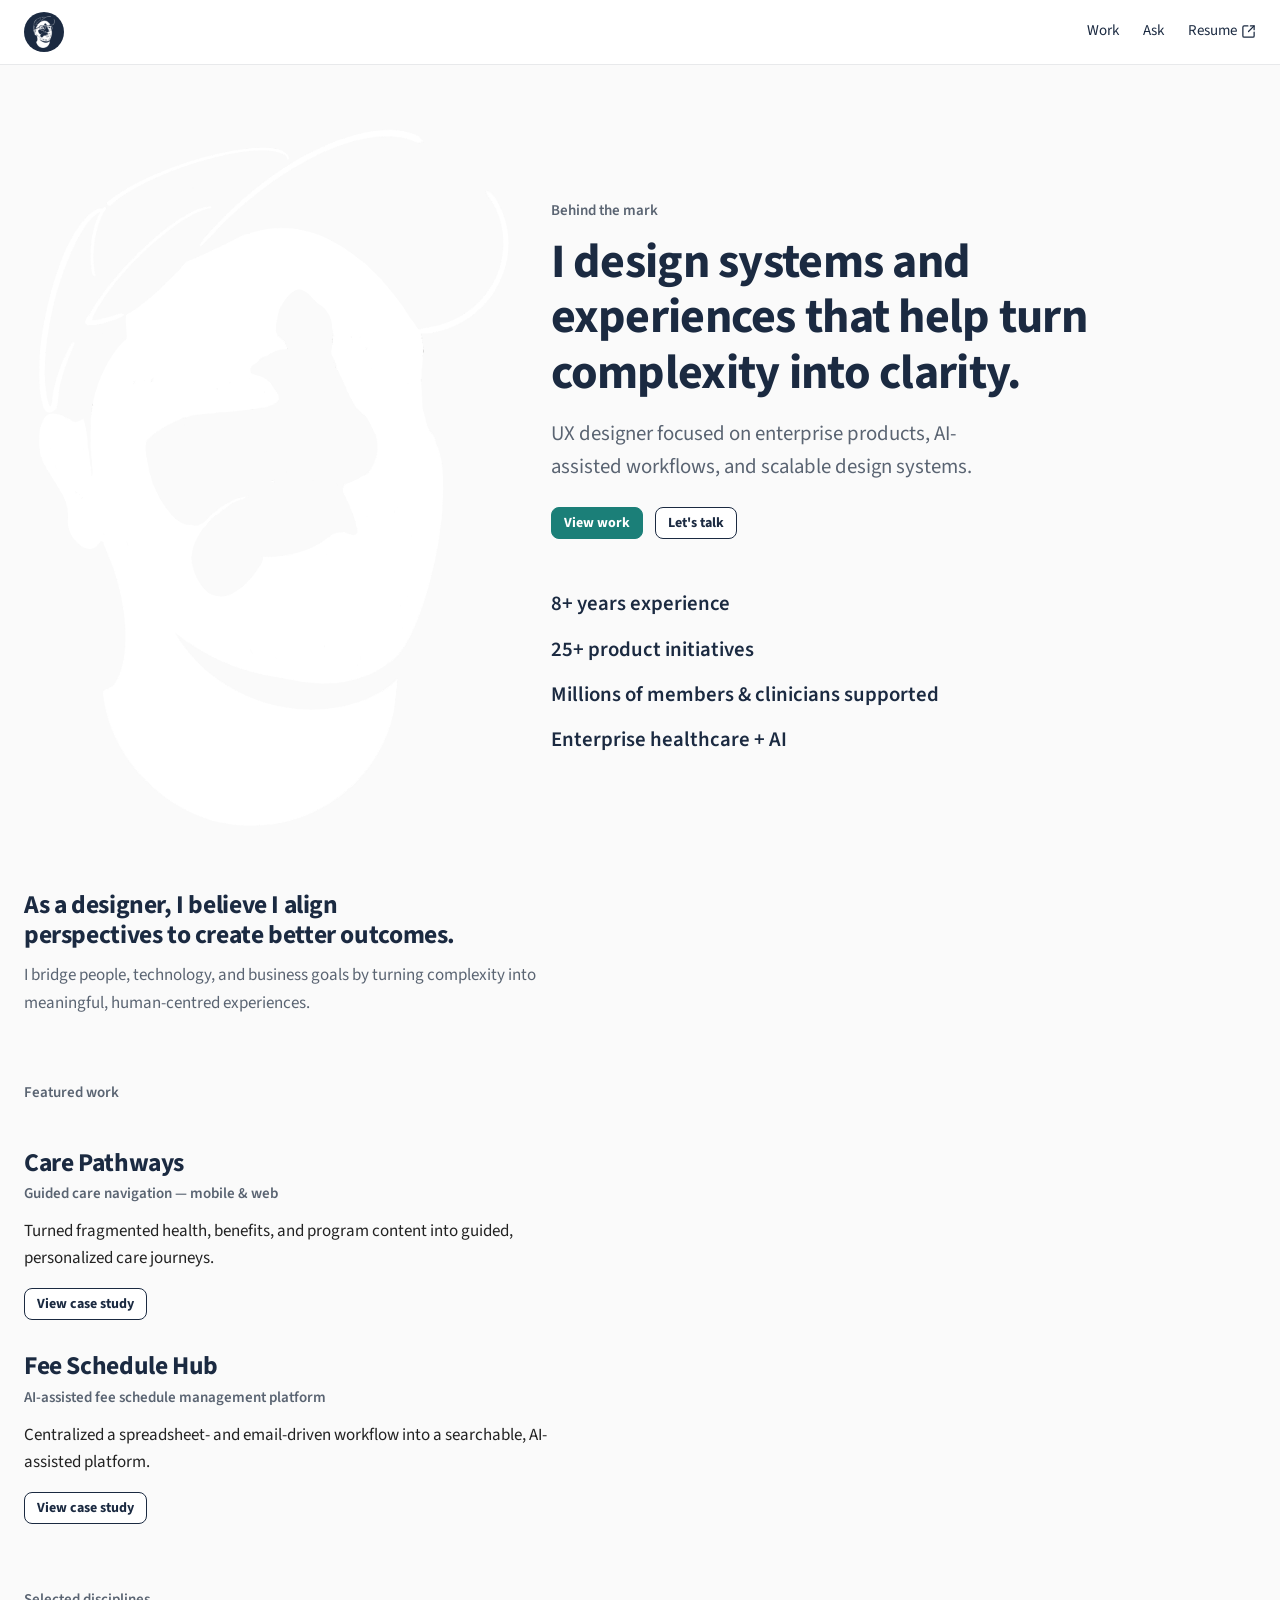
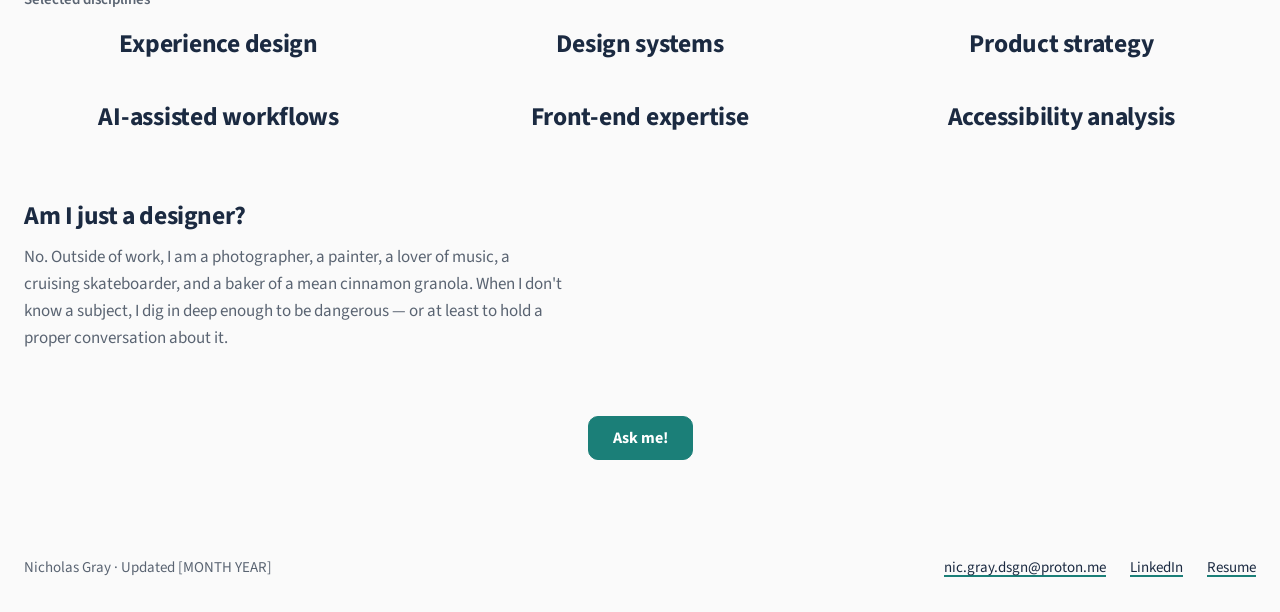
<file: index.html>
<!DOCTYPE html>
<html lang="en">
<head>
<meta charset="utf-8">
<meta name="viewport" content="width=device-width, initial-scale=1">

<title>Nicholas Gray — UX Designer</title>
<meta name="description" content="UX designer focused on enterprise products, AI-assisted workflows, and scalable design systems.">

<link rel="preconnect" href="https://fonts.googleapis.com">
<link rel="preconnect" href="https://fonts.gstatic.com" crossorigin>
<link href="https://fonts.googleapis.com/css2?family=Source+Sans+3:wght@400;600;700&display=swap" rel="stylesheet">

<link rel="stylesheet" href="styles.css">
</head>
<body>

<a class="skip-link" href="#main">Skip to content</a>

<!-- ==================== SITE HEADER (same on every page) ==================== -->
<header class="site-header">
  <div class="wrap header-inner">
    <a class="brand" href="index.html" aria-label="Nicholas Gray — home" aria-current="page">
      <svg class="logo-mark" viewBox="0 0 40 40" aria-hidden="true" focusable="false">
        <circle class="logo-mark__disc" cx="20" cy="20" r="20"/>
        <image href="images/logo-mark.png" x="9" y="4" width="22" height="32"/>
      </svg>
    </a>

    <button class="nav-toggle" type="button" aria-expanded="false" aria-controls="site-nav">
      <svg viewBox="0 0 24 24" fill="none" stroke="currentColor" stroke-width="2" stroke-linecap="round" aria-hidden="true"><line x1="3" y1="6" x2="21" y2="6"/><line x1="3" y1="12" x2="21" y2="12"/><line x1="3" y1="18" x2="21" y2="18"/></svg>
      Menu
    </button>

    <nav class="site-nav" id="site-nav" aria-label="Main">
      <ul class="nav-list">
        <li><a href="work.html" data-nav-link>Work</a></li>
        <li><a href="ask.html" data-nav-link>Ask</a></li>
        <li><a href="assets/resume/nicholas-gray-resume.pdf" target="_blank" rel="noopener noreferrer" data-nav-link>Resume<span class="visually-hidden"> (PDF, opens in a new tab)</span><svg viewBox="0 0 24 24" fill="none" stroke="currentColor" stroke-width="2" stroke-linecap="round" stroke-linejoin="round" aria-hidden="true"><path d="M21 13v6a2 2 0 0 1-2 2H5a2 2 0 0 1-2-2V5a2 2 0 0 1 2-2h6"/><path d="m21 3-9 9"/><path d="M15 3h6v6"/></svg></a></li>
      </ul>
    </nav>
  </div>
</header>

<main id="main">

  <!-- ============================ HERO ============================ -->
  <section class="hero">
    <div class="wrap hero-inner">

      <div class="hero-figure">
        <img
          class="hero-watermark"
          src="images/hero-bg-1000.png"
          srcset="images/hero-bg-360.png 360w, images/hero-bg-480.png 480w, images/hero-bg-640.png 640w, images/hero-bg-800.png 800w, images/hero-bg-1000.png 1000w"
          sizes="(max-width: 899px) 320px, 520px"
          alt="" aria-hidden="true">
      </div>

      <div class="hero-copy">
        <p class="eyebrow">Behind the mark</p>
        <h1 class="hero-title">I design systems and experiences that help turn complexity into clarity.</h1>
        <p class="lede">UX designer focused on enterprise products, AI-assisted workflows, and scalable design systems.</p>

        <div class="hero-actions">
          <a class="btn btn-primary" href="work.html">View work</a>
          <a class="btn btn-secondary" href="ask.html">Let's talk</a>
        </div>

        <ul class="facts">
          <li>8+ years experience</li>
          <li>25+ product initiatives</li>
          <li>Millions of members &amp; clinicians supported</li>
          <li>Enterprise healthcare + AI</li>
        </ul>
      </div>

    </div>
  </section>

  <!-- ============================ BELIEF STATEMENT ============================ -->
  <section class="section">
    <div class="wrap reveal">
      <h2 class="statement-title">As a designer, I believe I align perspectives to create better outcomes.</h2>
      <p class="statement-body">I bridge people, technology, and business goals by turning complexity into meaningful, human-centred experiences.</p>
    </div>
  </section>

  <!-- ============================ FEATURED WORK ============================ -->
  <section class="section featured">
    <div class="wrap">
      <p class="eyebrow reveal">Featured work</p>

      <article class="project reveal">
        <h2 class="project-title">Care Pathways</h2>
        <p class="project-kind">Guided care navigation &mdash; mobile &amp; web</p>
        <p class="project-desc">Turned fragmented health, benefits, and program content into guided, personalized care journeys.</p>
        <a class="btn btn-secondary" href="work.html#case/care-pathways">View case study</a>
      </article>

      <article class="project reveal">
        <h2 class="project-title">Fee Schedule Hub</h2>
        <p class="project-kind">AI-assisted fee schedule management platform</p>
        <p class="project-desc">Centralized a spreadsheet- and email-driven workflow into a searchable, AI-assisted platform.</p>
        <a class="btn btn-secondary" href="work.html#case/fee-schedule-hub">View case study</a>
      </article>

    </div>
  </section>

  <!-- ============================ SELECTED DISCIPLINES ============================ -->
  <section class="section">
    <div class="wrap">
      <p class="eyebrow reveal">Selected disciplines</p>
      <ul class="discipline-grid reveal">
        <li class="discipline">Experience design</li>
        <li class="discipline">Design systems</li>
        <li class="discipline">Product strategy</li>
        <li class="discipline">AI-assisted workflows</li>
        <li class="discipline">Front-end expertise</li>
        <li class="discipline">Accessibility analysis</li>
      </ul>
    </div>
  </section>

  <!-- ============================ ABOUT ============================ -->
  <section class="section">
    <div class="wrap reveal">
      <h2 class="statement-title">Am I just a designer?</h2>
      <p class="statement-body">No. Outside of work, I am a photographer, a painter, a lover of music, a cruising skateboarder, and a baker of a mean cinnamon granola. When I don't know a subject, I dig in deep enough to be dangerous — or at least to hold a proper conversation about it.</p>
    </div>
  </section>

  <!-- ============================ CLOSING CTA ============================ -->
  <section class="closing">
    <div class="wrap reveal">
      <a class="btn btn-primary btn-lg" href="ask.html">Ask me!</a>
    </div>
  </section>

</main>

<!-- ==================== FOOTER (same on every page) ==================== -->
<footer class="site-footer">
  <div class="wrap footer-inner">
    <p>Nicholas Gray · Updated [MONTH YEAR]</p>
    <ul class="footer-links">
      <li><a href="mailto:nic.gray.dsgn@proton.me">nic.gray.dsgn@proton.me</a></li>
      <li><a href="https://www.linkedin.com/in/nicholaspgray/" target="_blank" rel="noopener noreferrer">LinkedIn<span class="visually-hidden"> (opens in a new tab)</span></a></li>
      <li><a href="assets/resume/nicholas-gray-resume.pdf" target="_blank" rel="noopener noreferrer">Resume<span class="visually-hidden"> (PDF, opens in a new tab)</span></a></li>
    </ul>
  </div>
</footer>

<script src="script.js"></script>
</body>
</html>
</file>
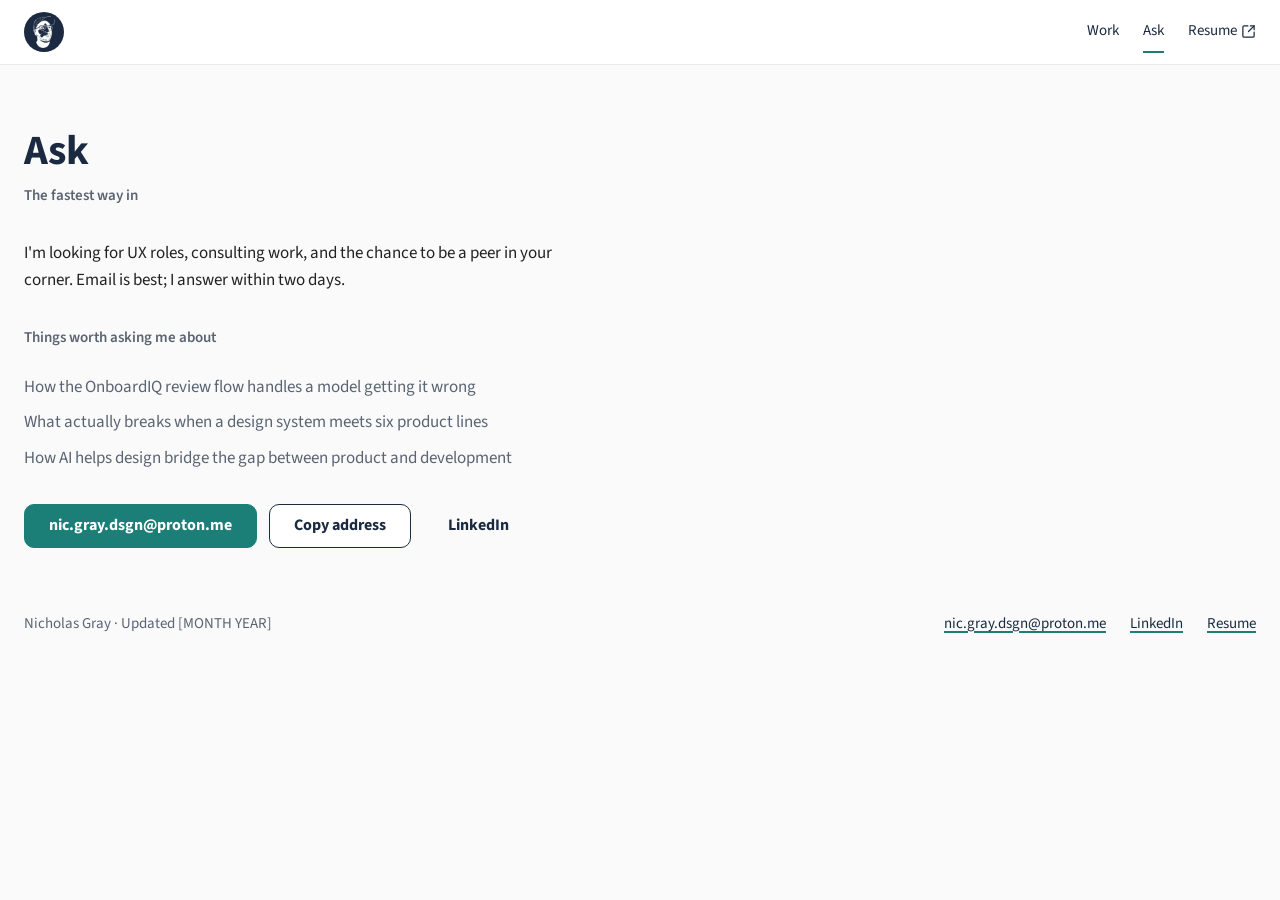
<file: ask.html>
<!DOCTYPE html>
<html lang="en">
<head>
<meta charset="utf-8">
<meta name="viewport" content="width=device-width, initial-scale=1">

<title>Ask — Nicholas Gray</title>
<meta name="description" content="Get in touch with Nicholas Gray about roles, advisory work, or mentoring.">

<link rel="preconnect" href="https://fonts.googleapis.com">
<link rel="preconnect" href="https://fonts.gstatic.com" crossorigin>
<link href="https://fonts.googleapis.com/css2?family=Source+Sans+3:wght@400;600;700&display=swap" rel="stylesheet">

<link rel="stylesheet" href="styles.css">
</head>
<body>

<a class="skip-link" href="#main">Skip to content</a>

<!-- ==================== SITE HEADER (same on every page) ==================== -->
<header class="site-header">
  <div class="wrap header-inner">
    <a class="brand" href="index.html" aria-label="Nicholas Gray — home">
      <svg class="logo-mark" viewBox="0 0 40 40" aria-hidden="true" focusable="false">
        <circle class="logo-mark__disc" cx="20" cy="20" r="20"/>
        <image href="images/logo-mark.png" x="9" y="4" width="22" height="32"/>
      </svg>
    </a>

    <button class="nav-toggle" type="button" aria-expanded="false" aria-controls="site-nav">
      <svg viewBox="0 0 24 24" fill="none" stroke="currentColor" stroke-width="2" stroke-linecap="round" aria-hidden="true"><line x1="3" y1="6" x2="21" y2="6"/><line x1="3" y1="12" x2="21" y2="12"/><line x1="3" y1="18" x2="21" y2="18"/></svg>
      Menu
    </button>

    <nav class="site-nav" id="site-nav" aria-label="Main">
      <ul class="nav-list">
        <li><a href="work.html" data-nav-link>Work</a></li>
        <li><a href="ask.html" data-nav-link aria-current="page">Ask</a></li>
        <li><a href="assets/resume/nicholas-gray-resume.pdf" target="_blank" rel="noopener noreferrer" data-nav-link>Resume<span class="visually-hidden"> (PDF, opens in a new tab)</span><svg viewBox="0 0 24 24" fill="none" stroke="currentColor" stroke-width="2" stroke-linecap="round" stroke-linejoin="round" aria-hidden="true"><path d="M21 13v6a2 2 0 0 1-2 2H5a2 2 0 0 1-2-2V5a2 2 0 0 1 2-2h6"/><path d="m21 3-9 9"/><path d="M15 3h6v6"/></svg></a></li>
      </ul>
    </nav>
  </div>
</header>

<main id="main">

  <!-- ============================== ASK PAGE ==============================
       The email address appears three times on this page — the mailto link,
       the Copy address button's data-copy attribute, and the footer. Change
       all three together, and the footers on the other three pages too.
       ========================================================================= -->
  <div class="page-head">
    <div class="wrap reveal">
      <h1 class="page-title" id="ask">Ask</h1>
      <p class="subtitle">The fastest way in</p>
    </div>
  </div>

  <div class="wrap">
  <div class="ask-body reveal">
    <p>I'm looking for UX roles, consulting work, and the chance to be a peer in your corner. Email is best; I answer within two days.</p>

    <!-- Optional: prompts that tell people what's worth asking about.
         Delete this whole block if you'd rather keep the page bare. -->
    <p class="eyebrow eyebrow-spaced">Things worth asking me about</p>
    <ul class="prompt-list">
      <li>How the OnboardIQ review flow handles a model getting it wrong</li>
      <li>What actually breaks when a design system meets six product lines</li>
      <li>How AI helps design bridge the gap between product and development</li>
    </ul>

    <div class="ask-actions">
      <a class="btn btn-primary btn-lg" href="mailto:nic.gray.dsgn@proton.me">nic.gray.dsgn@proton.me</a>
      <button class="btn btn-secondary btn-lg" type="button" data-copy="nic.gray.dsgn@proton.me">Copy address</button>
      <a class="btn btn-tertiary btn-lg" href="https://www.linkedin.com/in/nicholaspgray/" target="_blank" rel="noopener noreferrer">LinkedIn<span class="visually-hidden"> (opens in a new tab)</span></a>
    </div>
  </div>
  </div>

</main>

<!-- ==================== FOOTER (same on every page) ==================== -->
<footer class="site-footer">
  <div class="wrap footer-inner">
    <p>Nicholas Gray · Updated [MONTH YEAR]</p>
    <ul class="footer-links">
      <li><a href="mailto:nic.gray.dsgn@proton.me">nic.gray.dsgn@proton.me</a></li>
      <li><a href="https://www.linkedin.com/in/nicholaspgray/" target="_blank" rel="noopener noreferrer">LinkedIn<span class="visually-hidden"> (opens in a new tab)</span></a></li>
      <li><a href="assets/resume/nicholas-gray-resume.pdf" target="_blank" rel="noopener noreferrer">Resume<span class="visually-hidden"> (PDF, opens in a new tab)</span></a></li>
    </ul>
  </div>
</footer>

<script src="script.js"></script>
</body>
</html>
</file>
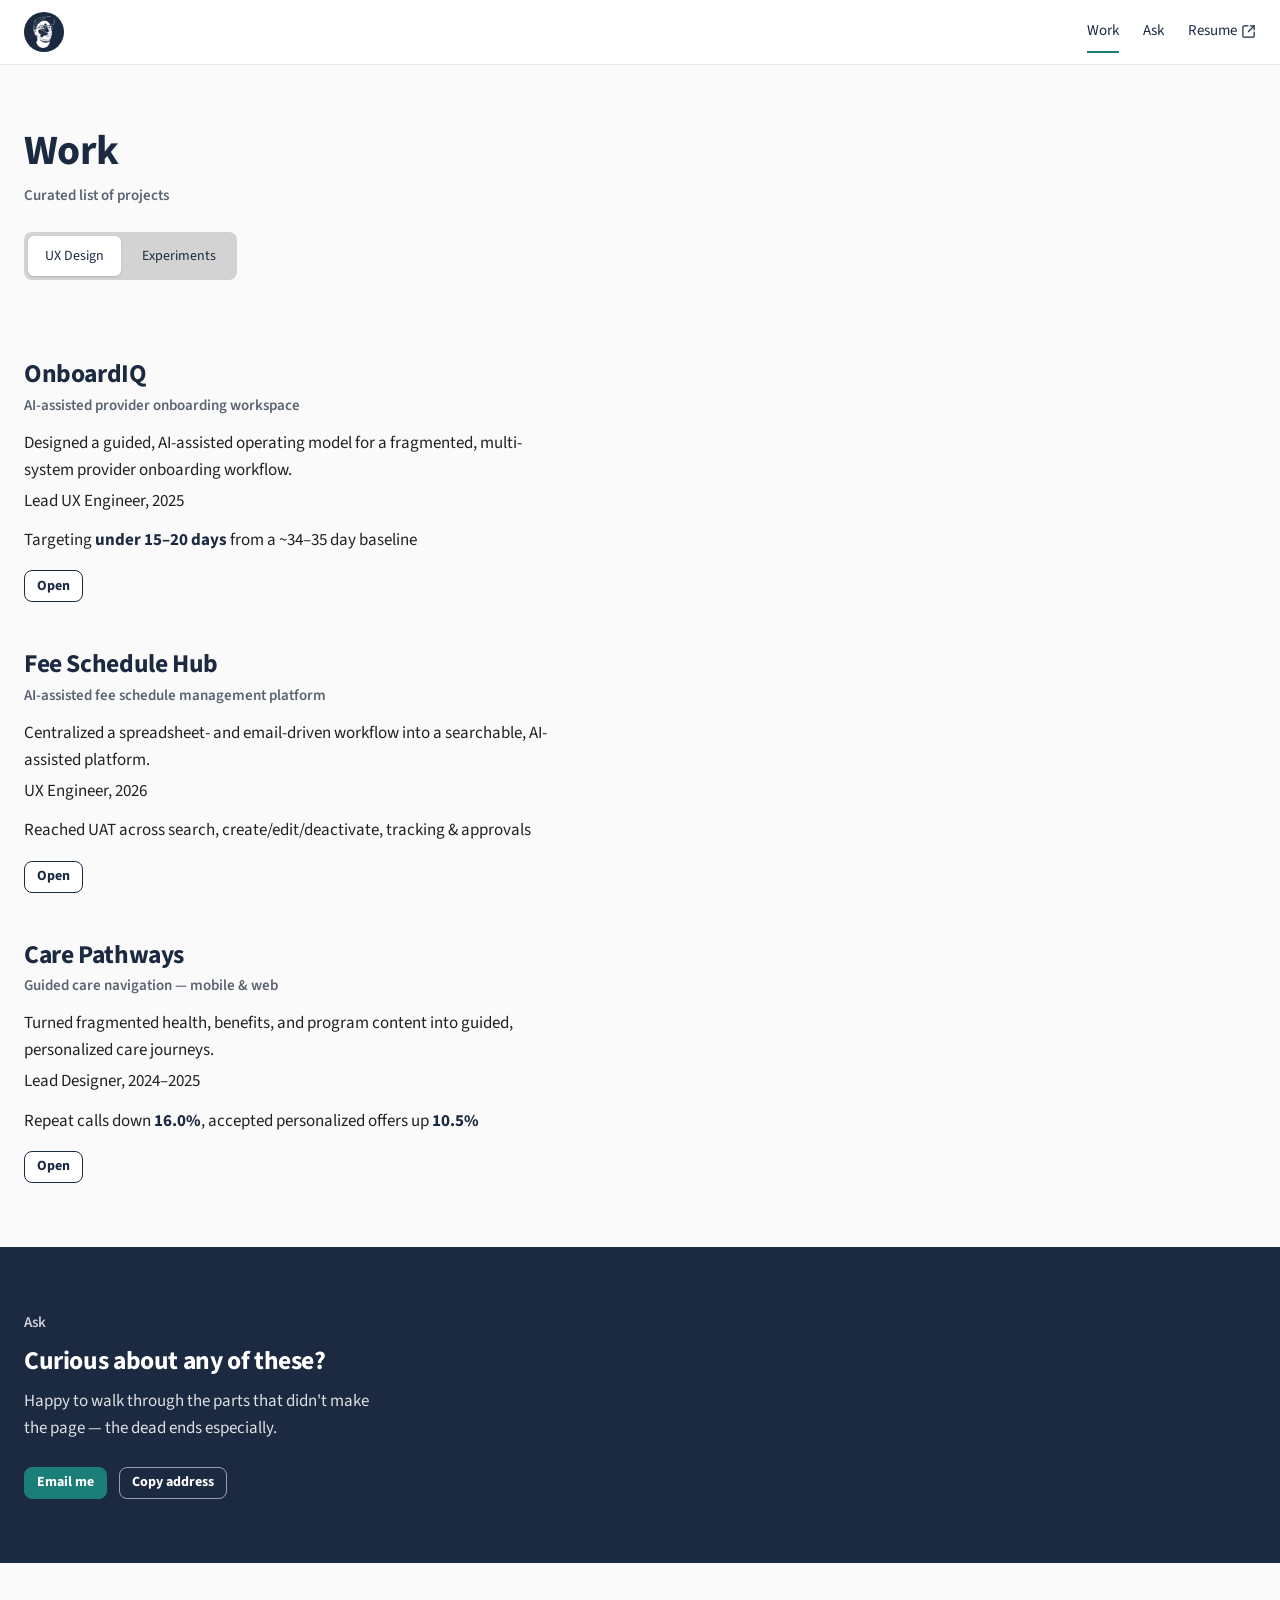
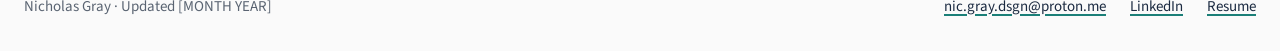
<file: work.html>
<!DOCTYPE html>
<html lang="en">
<head>
<meta charset="utf-8">
<meta name="viewport" content="width=device-width, initial-scale=1">

<title>Work — Nicholas Gray</title>
<meta name="description" content="A curated list of UX projects and experiments by Nicholas Gray.">

<link rel="preconnect" href="https://fonts.googleapis.com">
<link rel="preconnect" href="https://fonts.gstatic.com" crossorigin>
<link href="https://fonts.googleapis.com/css2?family=Source+Sans+3:wght@400;600;700&display=swap" rel="stylesheet">

<link rel="stylesheet" href="styles.css">
</head>
<body>

<a class="skip-link" href="#main">Skip to content</a>

<!-- ==================== SITE HEADER (same on every page) ==================== -->
<header class="site-header">
  <div class="wrap header-inner">
    <a class="brand" href="index.html" aria-label="Nicholas Gray — home">
      <svg class="logo-mark" viewBox="0 0 40 40" aria-hidden="true" focusable="false">
        <circle class="logo-mark__disc" cx="20" cy="20" r="20"/>
        <image href="images/logo-mark.png" x="9" y="4" width="22" height="32"/>
      </svg>
    </a>

    <button class="nav-toggle" type="button" aria-expanded="false" aria-controls="site-nav">
      <svg viewBox="0 0 24 24" fill="none" stroke="currentColor" stroke-width="2" stroke-linecap="round" aria-hidden="true"><line x1="3" y1="6" x2="21" y2="6"/><line x1="3" y1="12" x2="21" y2="12"/><line x1="3" y1="18" x2="21" y2="18"/></svg>
      Menu
    </button>

    <nav class="site-nav" id="site-nav" aria-label="Main">
      <ul class="nav-list">
        <li><a href="work.html" data-nav-link aria-current="page">Work</a></li>
        <li><a href="ask.html" data-nav-link>Ask</a></li>
        <li><a href="assets/resume/nicholas-gray-resume.pdf" target="_blank" rel="noopener noreferrer" data-nav-link>Resume<span class="visually-hidden"> (PDF, opens in a new tab)</span><svg viewBox="0 0 24 24" fill="none" stroke="currentColor" stroke-width="2" stroke-linecap="round" stroke-linejoin="round" aria-hidden="true"><path d="M21 13v6a2 2 0 0 1-2 2H5a2 2 0 0 1-2-2V5a2 2 0 0 1 2-2h6"/><path d="m21 3-9 9"/><path d="M15 3h6v6"/></svg></a></li>
      </ul>
    </nav>
  </div>
</header>

<main id="main">

  <!-- ============================ PAGE HEAD ============================
       The two filter buttons switch between categories. To add a third
       category, copy a filter button and give it a new data-filter value,
       then tag projects with the matching data-category.
       ================================================================= -->
  <div class="page-head">
    <div class="wrap reveal">
      <h1 class="page-title" id="work">Work</h1>
      <p class="subtitle">Curated list of projects</p>

      <div class="filter" role="group" aria-label="Filter projects">
        <button class="filter-btn" type="button" data-filter="ux" aria-pressed="true">UX Design</button>
        <button class="filter-btn" type="button" data-filter="experiments" aria-pressed="false">Experiments</button>
      </div>
    </div>
  </div>

  <!-- ============================ PROJECT LIST ============================
       EDIT: one <article class="project"> per project. Things to change:
         1. data-category — "ux" or "experiments"
         2. data-slug — unique, kebab-case; used by the case-study URL
         3. title, kind, description, Role/Year, outcome
         4. if you write a full case study for it, add data-case="<id>"
            pointing at a matching <template id="case-<id>"> below
       ===================================================================== -->
  <div class="wrap project-list" id="projects">

    <!-- HIDDEN: no case study written for this yet, so it falls back to the
         generic placeholder template. data-category is "draft" rather than "ux"
         on purpose: the filter in script.js reassigns .hidden on every card whose
         category matches the pressed button, so a card left as "ux" would
         reappear the moment someone clicked UX Design. No filter button targets
         "draft", so this stays hidden in every state. To restore it: set
         data-category back to "ux" and drop the hidden attribute. -->
    <article class="project reveal" data-category="draft" data-slug="provider-data-central" hidden>
      <h2 class="project-title">Provider Data Central</h2>
      <p class="project-kind">Enterprise onboarding platform</p>
      <p class="project-desc">Designed cross-system workflows for provider onboarding.</p>
      <p class="project-meta">Lead UX Designer, 2025</p>
      <p class="project-outcome">Onboarding cycle time down <strong>[XX%]</strong></p>
      <button class="btn btn-secondary" type="button" data-open-case>Open<span class="visually-hidden"> — Provider Data Central</span></button>
    </article>

    <article class="project reveal" data-category="ux" data-slug="onboardiq" data-case="onboardiq">
      <h2 class="project-title">OnboardIQ</h2>
      <p class="project-kind">AI-assisted provider onboarding workspace</p>
      <p class="project-desc">Designed a guided, AI-assisted operating model for a fragmented, multi-system provider onboarding workflow.</p>
      <p class="project-meta">Lead UX Engineer, 2025</p>
      <p class="project-outcome">Targeting <strong>under 15–20 days</strong> from a ~34–35 day baseline</p>
      <button class="btn btn-secondary" type="button" data-open-case>Open<span class="visually-hidden"> — OnboardIQ</span></button>
    </article>

    <article class="project reveal" data-category="ux" data-slug="fee-schedule-hub" data-case="fee-schedule-hub">
      <h2 class="project-title">Fee Schedule Hub</h2>
      <p class="project-kind">AI-assisted fee schedule management platform</p>
      <p class="project-desc">Centralized a spreadsheet- and email-driven workflow into a searchable, AI-assisted platform.</p>
      <p class="project-meta">UX Engineer, 2026</p>
      <p class="project-outcome">Reached UAT across search, create/edit/deactivate, tracking &amp; approvals</p>
      <button class="btn btn-secondary" type="button" data-open-case>Open<span class="visually-hidden"> — Fee Schedule Hub</span></button>
    </article>

    <article class="project reveal" data-category="ux" data-slug="care-pathways" data-case="care-pathways">
      <h2 class="project-title">Care Pathways</h2>
      <p class="project-kind">Guided care navigation — mobile &amp; web</p>
      <p class="project-desc">Turned fragmented health, benefits, and program content into guided, personalized care journeys.</p>
      <p class="project-meta">Lead Designer, 2024–2025</p>
      <p class="project-outcome">Repeat calls down <strong>16.0%</strong>, accepted personalized offers up <strong>10.5%</strong></p>
      <button class="btn btn-secondary" type="button" data-open-case>Open<span class="visually-hidden"> — Care Pathways</span></button>
    </article>

    <!-- HIDDEN: template for the next project. Kept as live markup rather than
         a comment so it stays easy to fill in. See the note above for why
         data-category is "draft". To use it: fill in the bracketed copy, set
         data-category to "ux", add data-case if you write a case study, and
         remove the hidden attribute. -->
    <article class="project reveal" data-category="draft" data-slug="next-project" hidden>
      <h2 class="project-title">[PROJECT TITLE]</h2>
      <p class="project-kind">[CATEGORY OR PRODUCT TYPE]</p>
      <p class="project-desc">[ONE SENTENCE, UNDER 110 CHARACTERS.]</p>
      <p class="project-meta">[ROLE], [YEAR]</p>
      <p class="project-outcome">[OUTCOME — a number or a clear change]</p>
      <button class="btn btn-secondary" type="button" data-open-case>Open<span class="visually-hidden"> — [PROJECT TITLE]</span></button>
    </article>

    <article class="project reveal" data-category="experiments" data-slug="experiment-one" hidden>
      <h2 class="project-title">[EXPERIMENT TITLE]</h2>
      <p class="project-kind">[PROTOTYPE / SIDE PROJECT / TOOL]</p>
      <p class="project-desc">[WHAT YOU BUILT AND WHAT YOU WERE TESTING.]</p>
      <p class="project-meta">Solo, [YEAR]</p>
      <p class="project-outcome">[WHAT YOU LEARNED]</p>
      <button class="btn btn-secondary" type="button" data-open-case>Open<span class="visually-hidden"> — [EXPERIMENT TITLE]</span></button>
    </article>

    <article class="project reveal" data-category="experiments" data-slug="experiment-two" hidden>
      <h2 class="project-title">[EXPERIMENT TITLE]</h2>
      <p class="project-kind">[PROTOTYPE / SIDE PROJECT / TOOL]</p>
      <p class="project-desc">[WHAT YOU BUILT AND WHAT YOU WERE TESTING.]</p>
      <p class="project-meta">Solo, [YEAR]</p>
      <p class="project-outcome">[WHAT YOU LEARNED]</p>
      <button class="btn btn-secondary" type="button" data-open-case>Open<span class="visually-hidden"> — [EXPERIMENT TITLE]</span></button>
    </article>

  </div>

  <!-- ============================== CLOSING BAND ============================== -->
  <section class="band reveal">
    <div class="wrap">
      <p class="eyebrow eyebrow-invert">Ask</p>
      <h2 class="band-title">Curious about any of these?</h2>
      <p class="band-body">Happy to walk through the parts that didn't make the page — the dead ends especially.</p>
      <div class="band-actions">
        <a class="btn btn-primary" href="mailto:nic.gray.dsgn@proton.me">Email me</a>
        <button class="btn btn-ghost" type="button" data-copy="nic.gray.dsgn@proton.me">Copy address</button>
      </div>
    </div>
  </section>

</main>

<!-- ==================== CASE STUDY PAGE ====================
     Shared template — every project's "Open" control swaps the visible
     page for this view (main is hidden, this is shown), populated from
     that project's own card. Fill in the bracketed copy per project when
     you're ready — see README notes.
     ============================================================ -->
<div class="case-page" id="case-page" hidden>
  <div class="case-head">
  <div class="wrap">
    <a class="back-link" href="#work" id="case-back">← All work</a>

    <div id="modal-case-content">
      <p class="eyebrow" id="modal-eyebrow">Case study</p>
      <h1 class="case-title" id="modal-title">Project title</h1>
      <p class="case-summary" id="modal-summary">Summary.</p>

      <dl class="facts-grid">
        <div><dt>Role</dt><dd>Lead UX Designer — discovery through delivery</dd></div>
        <div><dt>Timeframe</dt><dd>[MONTH]–[MONTH] [YEAR] ([N] months)</dd></div>
        <div><dt>Team &amp; collaborators</dt><dd>[1 PM, N engineers, researcher, SMEs]</dd></div>
        <div><dt>Tools &amp; methods</dt><dd>[Service blueprint, Figma, usability testing, design tokens]</dd></div>
      </dl>

      <div class="case-body">
        <section class="case-section">
          <h2>Overview</h2>
          <p>[INSERT: what the product does, who uses it, and what you were brought in to change.]</p>
        </section>

        <section class="case-section">
          <h2>Context &amp; constraints</h2>
          <p>[INSERT: the business situation, plus the constraints that shaped the work. Naming real constraints is what makes a case study credible.]</p>
          <ul class="case-list">
            <li>[CONSTRAINT — e.g. legacy data model, frozen for the first year]</li>
            <li>[CONSTRAINT — e.g. no training budget; users switch mid-shift]</li>
            <li>[CONSTRAINT — e.g. regulatory review on every state change]</li>
          </ul>
        </section>

        <section class="case-section">
          <h2>My role &amp; collaborators</h2>
          <p>[INSERT: what you personally did, and what others did. Being specific about shared credit reads as more senior, not less.]</p>
        </section>

        <section class="case-section">
          <h2>Research &amp; insights</h2>
          <h3>What we did</h3>
          <ul class="case-list">
            <li>[METHOD, sample size, where]</li>
            <li>[METHOD, sample size, where]</li>
          </ul>
          <h3>What changed our minds</h3>
          <ul class="case-list">
            <li>[INSIGHT — and the design decision it overturned]</li>
            <li>[INSIGHT — and the design decision it overturned]</li>
          </ul>
          <blockquote class="case-quote">
            <p>[SHORT QUOTE FROM A REAL PARTICIPANT.]</p>
            <cite>[WHO THEY ARE, WITHOUT NAMING THEM]</cite>
          </blockquote>
        </section>

        <section class="case-section">
          <h2>Design exploration &amp; rationale</h2>
          <p>[INSERT: the directions you considered and why you chose one. Include at least one you rejected — that's where the thinking shows.]</p>
          <figure class="case-figure">
            <div class="case-figure-placeholder">
              <svg viewBox="0 0 24 24" fill="none" stroke="currentColor" stroke-width="1.5" aria-hidden="true"><rect x="3" y="4" width="18" height="16" rx="2"/><circle cx="8.5" cy="9.5" r="1.5"/><path d="M21 15l-5-5-8 8"/></svg>
              <span class="visually-hidden">Add a screenshot for this section</span>
            </div>
            <figcaption>[CAPTION: what to notice, and what it led to.]</figcaption>
          </figure>
        </section>

        <section class="case-section">
          <h2>Prototyping &amp; testing</h2>
          <ul class="case-list">
            <li><strong>[Round 1 — fidelity, participants]:</strong> [what failed, what you changed]</li>
            <li><strong>[Round 2 — fidelity, participants]:</strong> [what failed, what you changed]</li>
            <li><strong>[Pilot]:</strong> [result]</li>
          </ul>
        </section>

        <section class="case-section">
          <h2>Outcomes &amp; impact</h2>
          <p>[INSERT: how these were measured, and over what period. If you can't share exact figures, use direction and a range.]</p>
          <ul class="outcome-list" id="modal-outcomes">
            <li>[XX%] faster onboarding cycle time<span>[How it was measured, and over what period]</span></li>
            <li>[XX%] fewer handoffs between teams<span>[How it was measured]</span></li>
            <li>[YOUR THIRD METRIC — adoption, error rate, SUS, revenue]<span>[How it was measured]</span></li>
          </ul>
          <p>[INSERT: the qualitative impact — what the team or org does differently now.]</p>
        </section>

        <section class="case-section">
          <h2>Learnings &amp; reflections</h2>
          <p>[INSERT: what you'd do differently, and what you carried into the next project. One honest regret is worth more than three wins.]</p>
        </section>
      </div>
    </div>
  </div>
  </div>

  <section class="band">
    <div class="wrap">
      <p class="eyebrow eyebrow-invert">Ask</p>
      <h2 class="band-title">Want the longer version?</h2>
      <p class="band-body">Happy to walk through the parts that didn't make the page — the dead ends especially.</p>
      <div class="band-actions">
        <a class="btn btn-primary" href="mailto:nic.gray.dsgn@proton.me">Email me</a>
        <button class="btn btn-ghost" type="button" data-copy="nic.gray.dsgn@proton.me">Copy address</button>
      </div>
    </div>
  </section>
</div>

<!-- ==================== FOOTER (same on every page) ==================== -->
<footer class="site-footer">
  <div class="wrap footer-inner">
    <p>Nicholas Gray · Updated [MONTH YEAR]</p>
    <ul class="footer-links">
      <li><a href="mailto:nic.gray.dsgn@proton.me">nic.gray.dsgn@proton.me</a></li>
      <li><a href="https://www.linkedin.com/in/nicholaspgray/" target="_blank" rel="noopener noreferrer">LinkedIn<span class="visually-hidden"> (opens in a new tab)</span></a></li>
      <li><a href="assets/resume/nicholas-gray-resume.pdf" target="_blank" rel="noopener noreferrer">Resume<span class="visually-hidden"> (PDF, opens in a new tab)</span></a></li>
    </ul>
  </div>
</footer>

<!-- ==================== FEE SCHEDULE HUB — bespoke case study ====================
     Real content, adapted from the project's case-study writeup. Bracketed
     fields (timeframe, team) are flagged in the source material as needing
     confirmation before this goes fully public — check those before sharing
     the link widely. No screenshots yet: the supplied images still show
     what look like real network/system names (UBH General, OneNet P2,
     Mamsi-US, Facets, COSMOS, NDB) that need redacting first.
     ============================================================ -->
<template id="case-fee-schedule-hub">
    <p class="eyebrow" id="modal-eyebrow">Case study · AI-assisted fee schedule management platform</p>
    <h1 class="case-title" id="modal-title">Fee Schedule Hub</h1>
    <p class="case-summary" id="modal-summary">A centralized, AI-assisted platform for finding, creating, tracking, and auditing fee schedules — replacing a workflow that had lived across spreadsheets, SharePoint, and email. Requesters, approvers, and operations teams now share one system instead of three.</p>

    <dl class="facts-grid">
      <div><dt>Role</dt><dd>UX Engineer / Product UX contributor — discovery through UAT</dd></div>
      <div><dt>Timeframe</dt><dd>[CONFIRM DATES] — evidence spans February–July 2026</dd></div>
      <div><dt>Team &amp; collaborators</dt><dd>[CONFIRM TEAM] — product manager, UX engineer, engineers, business SMEs, operations &amp; compliance/audit partners</dd></div>
      <div><dt>Tools &amp; methods</dt><dd>Current-state journey mapping, requirements workshops, AI prompt research, progressive-disclosure IA, UAT</dd></div>
    </dl>

    <div class="case-body">
      <section class="case-section">
        <h2>Overview</h2>
        <p>Fee schedule data — the rates and rules that govern how claims get priced — lived across Excel files, SharePoint folders, and email threads. Requesters, leadership approvers, and operations/pricing teams each worked from their own copy of the truth. I helped design the platform that replaced that patchwork: a single hub to search, create, edit, deactivate, approve, track, and audit fee schedules, with an AI assistant layered on top rather than in place of human review.</p>
      </section>

      <section class="case-section">
        <h2>Context &amp; constraints</h2>
        <p>Search required knowing the exact fee schedule name in advance — there was no way to browse or compare. Stakeholders described it as a scavenger hunt: incomplete discovery regularly led teams to create a new one-off schedule instead of finding the one that already existed. That duplication, plus approvals tracked entirely over email and no consistent template across requests, made the workflow hard to govern as it scaled.</p>
        <p>Constraints that shaped the design:</p>
        <ul class="case-list">
          <li>Every request touched multiple roles and systems before it was "done" — a service-design problem, not a single-screen one</li>
          <li>Audit and compliance review had to survive contact with an AI-assisted workflow, not get bolted on afterward</li>
          <li>Bulk updates across many schedules at once were needed eventually, but had to be sequenced as a fast-follow rather than block the initial build</li>
        </ul>
      </section>

      <section class="case-section">
        <h2>My role &amp; collaborators</h2>
        <p>My strongest contribution was translating a deeply operational, spreadsheet-based workflow into a structured product experience that could support both human decision-making and AI-assisted automation. I worked across information architecture, the search and AI panel design, workflow states and validation, request tracking and audit visibility, bulk-action strategy, and a series of development-ready UX decisions — partnering closely with product and engineering throughout rather than handing off a finished design.</p>
      </section>

      <section class="case-section">
        <h2>Research &amp; insights</h2>
        <h3>What we did</h3>
        <ul class="case-list">
          <li>Reconstructed the current-state workflow from stakeholder discussions and a current-journey map</li>
          <li>Ran requirements sessions to surface search needs, pain points, and workflow gaps</li>
          <li>Collected real AI prompt examples — how people would actually ask for a lookup, a comparison, or a deactivation — to shape the assistant's design</li>
        </ul>
        <h3>What changed our minds</h3>
        <ul class="case-list">
          <li>Search needed to work by attribute (state, line of business, license level, service code, network, rate range, modifiers), not just by exact name</li>
          <li>Decision support — comparing schedules and surfacing near-matches — mattered as much as search itself, because it's what actually prevents duplicates</li>
        </ul>
        <blockquote class="case-quote">
          <p>Searching could feel like a scavenger hunt — incomplete discovery meant teams sometimes created a new one-off schedule instead of finding the one that already existed.</p>
          <cite>From a requirements discussion with requester-team stakeholders</cite>
        </blockquote>
      </section>

      <section class="case-section">
        <h2>Design exploration &amp; rationale</h2>
        <p>I structured the create/edit experience as a single page with persistent context, rather than a multi-step wizard: identity and scope, geographic and regulatory scope, pricing definition, claims system configuration, escalators, retroactivity, approvals, and back-office metadata, with pricing definition as the primary work surface. The spreadsheet had every field visible at once; the platform didn't need to. Progressive disclosure kept advanced and conditional fields out of the way until they were relevant — the recurring design tension was between showing everything that had been migrated and reducing cognitive load, and progressive disclosure was the resolution that kept coming back.</p>
        <p>The AI panel sits alongside the form rather than replacing it: it can populate fields from a prompt, but every AI-assumed value is visibly marked and the form stays editable, so a human reviews and can override before anything submits.</p>
        <figure class="case-figure">
          <div class="case-figure-placeholder">
            <svg viewBox="0 0 24 24" fill="none" stroke="currentColor" stroke-width="1.5" aria-hidden="true"><rect x="3" y="4" width="18" height="16" rx="2"/><circle cx="8.5" cy="9.5" r="1.5"/><path d="M21 15l-5-5-8 8"/></svg>
              <span class="visually-hidden">Add a redacted screenshot for this section</span>
            </div>
            <figcaption>[ADD SCREENSHOT: the AI side panel populating a request from a prompt, with AI-assumed fields marked for review — once network/system names are redacted.]</figcaption>
        </figure>
      </section>

      <section class="case-section">
        <h2>Prototyping &amp; testing</h2>
        <ul class="case-list">
          <li><strong>UAT review:</strong> search/view, create, edit, deactivate, request tracking, approvals, and notifications were walked through end to end with stakeholders</li>
          <li><strong>Edge cases surfaced in engineering review:</strong> audit tables needed license-level specificity, modifiers needed clearer representation, and the cap table structure had to align with backend data</li>
          <li><strong>Import handling:</strong> reworked so a bad import produced a reviewable error state instead of simply blocking the user</li>
        </ul>
      </section>

      <section class="case-section">
        <h2>Outcomes &amp; impact</h2>
        <p>The work reached UAT/demo readiness covering search, create, edit, deactivate, request tracking, approvals, email notifications, and associated-entity visibility — addressing every major pain point from discovery: fragmented lookup, manual intake, email-driven approvals, limited tracking, and duplicate-schedule risk. Production metrics weren't available at the time of writing; I'm holding the numbers below until they're validated rather than estimating them.</p>
        <ul class="outcome-list">
          <li>Reached UAT across search, create/edit/deactivate, tracking &amp; approvals<span>Evidence-backed against UAT review materials</span></li>
          <li>[Search efficiency — to confirm]<span>[Average lookup time, before vs. after]</span></li>
          <li>[Duplicate-request reduction — to confirm]<span>[Once production analytics are available]</span></li>
        </ul>
      </section>

      <section class="case-section">
        <h2>Learnings &amp; reflections</h2>
        <p>Four things I'd carry into the next enterprise workflow: don't replicate the spreadsheet one-to-one — find the decision-critical fields and disclose the rest progressively. AI is only trustworthy when its assumptions are visible and reversible, not when it's fastest. Governance — approvals, audit visibility, change history, role-based actions — isn't a back-office add-on; it's what makes people trust the workflow enough to actually leave the spreadsheet behind. And enterprise design systems need to flex for real operational edge cases — modifiers, cap tables, import errors — or the reusable patterns stop being reusable.</p>
      </section>
    </div>
</template>

<!-- ==================== CARE PATHWAYS — bespoke case study ====================
     Written from the portfolio case-study PDF, with supporting detail from the
     two internal research decks. Internal shorthand has been expanded or
     dropped on purpose — "CPW", "OG", "OHPA", "OCM 2.0", "dispositions" and
     "mashup" read as jargon outside the company, so they are not used here.
     The hero image is a STOCK PHOTO standing in for real product imagery:
     swap it for a redacted screen once you have one cleared. The internal
     decks are stamped "© 2024 Optum. All Rights Reserved.", so don't lift
     slides from them directly.
     ============================================================ -->
<template id="case-care-pathways">
    <p class="eyebrow" id="modal-eyebrow">Case study · Guided care navigation for mobile &amp; web</p>
    <h1 class="case-title" id="modal-title">Care Pathways</h1>
    <p class="case-summary" id="modal-summary">I turned a scattered health content library into guided, plain-language next steps — and it measurably reduced support calls.</p>

    <dl class="facts-grid">
      <div><dt>Role</dt><dd>Lead Designer</dd></div>
      <div><dt>Timeline</dt><dd>Mar 2024 – Jan 2025</dd></div>
      <div><dt>Team</dt><dd>1 designer, 2 product owners, 9 engineers across mobile and web</dd></div>
      <div><dt>Tools &amp; methods</dt><dd>Journey mapping, IA modelling, moderated feedback sessions, usability testing, prototype walkthroughs, accessibility review</dd></div>
    </dl>

    <div class="case-body">

      <section class="case-section">
        <h2>Overview</h2>
        <p>Care Pathways reframed a sprawling library of health, benefits, and program content as guided journeys inside a member-facing health app and its companion web experience. As Lead Designer I shaped the member experience across mobile and web, aligned it with the workflows care advocates use on the phone, and turned the library into a product model that could scale: care path, then journey, then activity.</p>
        <ul class="case-stats">
          <li><b>16%</b><span>Fewer repeat calls</span></li>
          <li><b>10.5%</b><span>More accepted personalized offers</span></li>
          <li><b>30+</b><span>Guided journeys</span></li>
        </ul>
      </section>

      <section class="case-section">
        <h2>The problem</h2>
        <p>People hit major health events — a new diagnosis, a pregnancy, a benefits change, a caregiving crisis — and rarely know what to do next. The programs, benefits, and support services that could help already existed, but they were spread across separate systems and channels, and finding them assumed you already knew what to search for.</p>
        <p>The content was not missing. It was unfindable by anyone who could not already name what they needed — which is precisely the person a health event creates. Research made the pattern plain: people think in life events, not product categories, and they stalled on category names they could not interpret.</p>
      </section>

      <section class="case-section">
        <h2>From library to guided path</h2>
        <figure class="case-figure">
          <img src="images/care-pathways/01-before-after-model.png"
               alt="Two cards side by side. The left, greyed out, reads “The Library — Passive Storage” above a stacked-documents icon. The right, highlighted, reads “The Path — Active Guidance” above an icon of a route connecting two points."
               width="760" height="296" loading="lazy" decoding="async">
          <figcaption>The reframe the whole project rests on: content stops being something you store and search, and becomes something that moves you forward.</figcaption>
        </figure>
        <p class="case-credit">Representative recreations. Original work under NDA.</p>
      </section>

      <section class="case-section">
        <h2>Three levels, one mental model</h2>
        <figure class="case-figure">
          <img src="images/care-pathways/02-three-level-map.png"
               alt="A panel headed “Three Dedicated Levels” under the breadcrumb “Care Path: Managing Diabetes / Journeys”. Three journey cards sit side by side — Journey A Diet &amp; Nutrition, Journey B Glucose Tracking, Journey C Exercise Routines — and each lists three numbered actions, such as “Action 1: Log readings 3×/day”."
               width="640" height="640" loading="lazy" decoding="async">
          <figcaption>Topic, then guide, then steps. Managing diabetes is the running example: one care path holds several journeys, and each journey breaks down into actions small enough to finish.</figcaption>
        </figure>
        <p>Three levels were enough to organize thirty-plus journeys without rebuilding the overwhelming library we were replacing, and shallow enough that a member never had to hold more than one question in mind: what am I dealing with, which situation matches mine, what do I do first.</p>
      </section>

      <section class="case-section">
        <h2>Designed around life moments, not departments</h2>
        <figure class="case-figure">
          <img src="images/care-pathways/03-care-paths-landing.png"
               alt="Care Paths landing page. A banner headed “Find your next step” sits above a section titled “What are you dealing with?” with eight topic cards including Coverage &amp; benefits, Medications, Diabetes, and Mental health, each showing a guide count. Below, “Pick up where you left off” shows two guides with progress bars, and “Recommended for you” shows three suggested actions, each labelled with the reason it was surfaced."
               width="1440" height="1558" loading="lazy" decoding="async">
          <figcaption>The landing page asks “What are you dealing with?” rather than presenting a menu of business units. Recommendations carry their reason — “Because you completed Know your numbers” — so guidance stays explainable rather than mysterious.</figcaption>
        </figure>
      </section>

      <section class="case-section">
        <h2>One catalog, filtered by what you're facing</h2>
        <figure class="case-figure">
          <img src="images/care-pathways/04-all-guides-catalog.png"
               alt="The All guides page listing eighteen guides in a three-column grid. A search field, category menu and sort menu sit above filter chips reading All guides, Suggested, In progress, Done and Skipped. Each card shows a title, a one-line description, a step count and time estimate, and a category link; some carry a “Suggested for you” or “Skipped” badge."
               width="1440" height="1757" loading="lazy" decoding="async">
          <figcaption>Personalization needed an escape hatch. The full catalog stays one click away and carries the same status vocabulary, so a member whose recommendation missed their intent can still browse everything.</figcaption>
        </figure>
      </section>

      <section class="case-section">
        <h2>A topic, broken into situations</h2>
        <figure class="case-figure">
          <img src="images/care-pathways/05-care-path-page.png"
               alt="The Diabetes care path page, headed “Diabetes — 3 guides found”, with an active Diabetes filter chip alongside the status filters. Three guide cards are shown: Managing your blood sugar, marked Suggested for you; Just diagnosed with diabetes, marked In progress; and Diabetes and your eyes."
               width="1440" height="948" loading="lazy" decoding="async">
          <figcaption>One topic resolves into the specific situations inside it. “Just diagnosed” and “managing it for years” are different problems, and the care path page is where that distinction gets made.</figcaption>
        </figure>
      </section>

      <section class="case-section">
        <h2>Every step ends in one clear action</h2>
        <figure class="case-figure">
          <img src="images/care-pathways/06-guide-detail-step-sheet.png"
               alt="The guide detail page for “Just diagnosed with diabetes” on desktop. An introduction panel explains the guide breaks things into six clear steps, with “Start your first step” and “Save for later” buttons. Below, “Your steps” lists six rows — Know your numbers, Talk to a dietitian, Join a diabetes class, Check your feet every day, Get your eyes checked, and Find a diabetes specialist — each with a status icon, a time estimate and a type such as Education, Appointment or Daily habit. A sidebar shows an “About this topic” summary and three related guides."
               width="1440" height="1002" loading="lazy" decoding="async">
          <figcaption>A diagnosis becomes six steps, each one a single concrete action with a time estimate attached — fifteen minutes, an appointment, a daily habit — so the next move is always visible and always small.</figcaption>
        </figure>
        <figure class="case-figure-full">
          <img src="images/care-pathways/06a-guide-detail-side-sheet.png"
               alt="The same guide detail page with a side sheet open for the step “Talk to a dietitian”. The sheet explains in plain language what a dietitian does, carries a video placeholder and a “What to do next” list of two links, and ends in a “Mark as done” button beside a disabled control reading “Returns Dec 19, 2026”. The matching row in the steps list behind it is highlighted."
               width="1440" height="1048" loading="lazy" decoding="async">
          <figcaption>The centre of the experience. Opening a step never navigates away — the sheet explains the step in plain language, then ends in one action. The list stays visible behind it, so a member never loses their place in the journey.</figcaption>
        </figure>
      </section>

      <section class="case-section">
        <h2>Progress without pressure</h2>
        <figure class="case-figure">
          <img src="images/care-pathways/07-status-system.png"
               alt="Three step sheets side by side showing the status states. The first, not started, ends in “Mark as done” and “Skip for now” buttons. The second is completed and shows a disabled “Completed” control. The third was skipped and shows “Mark as done” beside a disabled control reading “Returns Dec 19, 2026”. Each sheet contains plain-language explanation, a video placeholder and a “What to do next” list of links."
               width="1454" height="922" loading="lazy" decoding="async">
          <figcaption>Done, skipped, and not started are all legitimate states. Skipping is not a failure and not permanent — a skipped step returns after 90 days rather than disappearing or nagging.</figcaption>
        </figure>
        <p>Health journeys are not linear, so the system had to be structured and forgiving at once: enough structure to reduce uncertainty, enough flexibility that it responds to someone's situation instead of behaving like a checklist they are failing.</p>
      </section>

      <section class="case-section">
        <h2>Accessibility reshaped the filters</h2>
        <figure class="case-figure">
          <img src="images/care-pathways/08a-filters-before.png"
               alt="A before-and-after pair of mobile filter screens. The before screen, drawn with a dashed border and labelled “Reconstructed”, shows filter chips crowded among search, sort and icon-only controls. The after screen shows a dedicated full-screen filter sheet with a “Filter” header, a Reset link, a Filters selected summary, labelled Sort by, Category and Status groups using radio buttons and checkboxes, and a persistent “Show results (12)” button above Cancel."
               width="808" height="905" loading="lazy" decoding="async">
          <figcaption>Before and after. A legend in the image marks which parts were reconstructed from testing evidence and which are directly evidenced.</figcaption>
        </figure>
        <p>Testing found that filtering worked but the controls competed with other actions and lacked a clear interaction hierarchy, and that the mobile popover pattern was difficult to use with a screen reader. The rework gave every control a visible, persistent label, made selected states unambiguous through checkboxes and chips, and replaced ambiguous dismissal with dedicated header actions and one persistent apply button.</p>
      </section>

      <section class="case-section">
        <h2>The model scales to home</h2>
        <figure class="case-figure">
          <img src="images/care-pathways/09-home-dashboard.png"
               alt="A personalized home dashboard. A greeting summarizes one open action from the care team. “Your next steps” shows five cards labelled Next step, Suggested guide, Covered program and Employer benefit, each naming where it came from. “Pick up where you left off” lists three guides with fraction progress indicators. A “Your coverage” sidebar summarizes medical, dental and vision plans, and a closing banner invites the member to explore care paths."
               width="1440" height="1579" loading="lazy" decoding="async">
          <figcaption>Once steps are structured, the home screen can assemble them. Each card states its own provenance — a next step in a guide, a covered program, an employer benefit — so a personalized surface stays legible rather than arbitrary.</figcaption>
        </figure>
      </section>

      <section class="case-section">
        <h2>Same path, both sides of the conversation</h2>
        <figure class="case-figure">
          <img src="images/care-pathways/10-advocate-continuity.png"
               alt="A three-column diagram. The left column, Member, lists digital self-service entry points and member actions such as follow CTA, skip activity and mark complete. The centre column, Shared Care Path, shows the care path, journey and activity structure with status values not started, in progress, completed and skipped, shared content types, and recommendations. The right column, Care Advocate, lists an assisted workflow — open the member's care path, see its status, view the same content, continue the conversation — and advocate actions including completing an activity on behalf of the member. Arrows between the columns are labelled digital and assisted continuity."
               width="1200" height="807" loading="lazy" decoding="async">
          <figcaption>Members and care advocates read the same structure and the same activity state, so a phone conversation picks up where the app left off instead of starting over. Interfaces and permissions stay role-specific.</figcaption>
        </figure>
      </section>

      <section class="case-section">
        <h2>Impact</h2>
        <ul class="outcome-list">
          <li>16% reduction in repeat calls<span>Measured against the guide and app support experience</span></li>
          <li>10.5% increase in accepted personalized offers<span>Members acting on recommended programs and offers</span></li>
        </ul>
        <h3>What I'd measure next</h3>
        <ul class="case-list">
          <li>Journey starts — how often a member commits to a path at all</li>
          <li>Completion — how far through a journey people actually get</li>
          <li>Skips and returns — whether the 90-day return brings people back, or whether a skip is effectively an exit</li>
          <li>Handoffs to a person — when the guided path stops being enough and a conversation has to take over</li>
        </ul>
      </section>

      <section class="case-section">
        <h2>Reflection</h2>
        <p>The hardest problem was designing for nonlinear journeys while still giving people a sense of progress. Too much structure and the experience becomes a checklist someone is failing; too little and it collapses back into the library we were replacing. What resolved it was treating skipping as a first-class state rather than an error — the system keeps its shape, and the member keeps their pace.</p>
        <p>What I'd do differently: set up a formal experiment framework earlier, and define success measures at the activity, journey, and pathway levels <em>before</em> launch rather than after. We had directional program metrics but thinner data than I wanted on how individual journeys performed — which is exactly the data that would have sharpened the next round of design decisions.</p>
      </section>

    </div>
</template>

<!-- ==================== ONBOARDIQ — bespoke case study ====================
     Content is cleared for confidentiality: employer, platform, vendor, and
     individual names are replaced with neutral descriptions throughout. Every
     figure on this page is a target, planning baseline, or workshop estimate —
     never a measured production outcome. Keep the impact heading and the
     evidence-strength column intact if you edit this.
     ============================================================ -->
<template id="case-onboardiq">
    <p class="eyebrow" id="modal-eyebrow">Case study · AI-assisted provider onboarding workspace</p>
    <h1 class="case-title" id="modal-title">OnboardIQ</h1>
    <p class="case-summary" id="modal-summary">Turning a fragmented, manual, multi-system workflow into a guided operating model — targeting a 34–35 day process for sub-20-day execution.</p>

    <aside class="case-note" aria-label="Confidentiality and evidence note">
      <p>This case study has been generalized for confidentiality. Company, platform, vendor, and individual names have been replaced with neutral descriptions, and proprietary workflow details have been abstracted. All figures shown are targets, planning baselines, or workshop estimates rather than measured production outcomes.</p>
    </aside>

    <dl class="facts-grid">
      <div><dt>Role</dt><dd>Lead UX Engineer / UX lead</dd></div>
      <div><dt>Context</dt><dd>Large healthcare enterprise, internal operations tooling</dd></div>
      <div><dt>Status</dt><dd>Future-state design and MVP-in-progress. Metrics shown are targets and planning baselines, not post-launch results.</dd></div>
    </dl>

    <div class="case-body">
      <section class="case-section">
        <h2>Executive summary</h2>
        <p>OnboardIQ is a portfolio-safe name for a provider onboarding redesign that aimed to turn a fragmented, manual, multi-system workflow into a guided, AI-assisted operating model.</p>
        <p>The core idea: <strong>one intake record, role-specific work queues, AI-prepared evidence, transparent handoffs, and human decision gates.</strong> This aligned with the strategy direction of shifting from sequential handoffs to parallel execution across contracting, credentialing, and data loading, coordinated by an orchestration layer.</p>
        <p>Framed another way: one provider request, three role lenses, one source of truth — AI doing the assembly, humans making the decisions.</p>
        <p>I led UX for the onboarding experience, owning wireframes, work queue interaction patterns, AI summary placement, detail-page structure, stakeholder facilitation, and prototype iteration.</p>
      </section>

      <section class="case-section">
        <h2>Problem</h2>
        <p>The existing onboarding workflow was slow, manual, and split across intake, contracting, credentialing, and downstream data-loading activities. Discovery repeatedly surfaced the same contributors to cycle time and rework: manual verification, duplicate attachments, email-template follow-ups, manual network and fee schedule loading, contract review, credentialing review, and fallout handling.</p>
        <p>End-to-end turnaround time sat at roughly <strong>34–35 days</strong>, against a target direction of under 15–20 days near-term and 10 days or fewer longer-term.</p>
        <p>The problem was not "make a better UI." It was a service-design challenge: how to help internal teams coordinate work across multiple handoffs while preserving auditability, human judgment, and operational reporting — and while absorbing state-specific exceptions, special onboarding paths, duplicate requests, missing documentation, and provider-facing status ambiguity.</p>
      </section>

      <section class="case-section">
        <h2>Discovery and research</h2>
        <p>Research was primarily artifact review, journey mapping, SME walkthroughs, internal workshops, stakeholder validation sessions, and prototype reviews.</p>
        <p>Early workshops focused on empathy mapping, pain points, and model-agnostic intake — standardizing the initial flow regardless of provider model type, and using shared journey materials to identify opportunities. Later workshops reviewed current-state processes for solo and group onboarding, contracting, credentialing, data loading, state-specific workflows, and automation opportunities.</p>
        <h3>Key inputs</h3>
        <ul class="case-list">
          <li><strong>SME process walkthroughs</strong> for current-state onboarding, state-specific coverage workflows, specialty workflows, and manual recruitment paths.</li>
          <li><strong>Prototype and wireframe validation</strong> for work queues, expanded rows, assignment, duplicate review, missing-document flows, implementation type, status, and detail-page actions.</li>
          <li><strong>Business feedback analysis</strong> showing participants were more engaged explaining current process than critiquing future-state wireframes — which prompted a shift toward crisper, scenario-based prompts.</li>
        </ul>
      </section>

      <section class="case-section">
        <h2>Key insights</h2>
        <ul class="case-list">
          <li><strong>Users needed actionable queues, not dashboards first.</strong> Evidence pointed to MVP emphasis on the work queue as the actionable surface, while leadership dashboards and reporting were deferred to later roadmap work.</li>
          <li><strong>AI needed to assist, not decide.</strong> The direction consistently positioned AI as an evidence-preparation layer, with humans confirming, overriding, or triggering communications. Human-in-the-loop was treated as necessary before acting.</li>
          <li><strong>Exception handling was the real design problem.</strong> Duplicate requests, missing tax documentation, coverage-specific bypasses, specialty-workflow misrouting, governance review, disclosure review, and reopened requests all created edge cases that would break a linear happy path.</li>
          <li><strong>Status and turnaround logic directly affected trust.</strong> Stakeholders raised concerns that reopened or out-of-team work could distort turnaround reporting — supporting a distinct "reopened" state and separated timing for work that leaves the onboarding team.</li>
        </ul>
      </section>

      <section class="case-section">
        <h2>Design strategy</h2>
        <p>The strategy was to simplify the user's mental model while preserving operational complexity in the system. The future-state direction articulated five principles: model-agnostic intake, upstream validation first, exception-only human work, one tracker with one source of truth, and upstream prevention of downstream fallout.</p>
        <p>Translated into three experience principles:</p>
        <ul class="case-list">
          <li><strong>One record, many role lenses.</strong> The same request supports contracting, credentialing, approval, and data-loading views without forcing users to reconstruct context.</li>
          <li><strong>Evidence before action.</strong> AI summaries, evidence cards, validation checks, and source-backed rationales help users decide quickly without hiding risk.</li>
          <li><strong>Human accountability by design.</strong> Provider outreach, push to contract, duplicate handling, and status transitions all preserve review, confirmation, and audit trails.</li>
        </ul>

        <!-- HIDDEN: the service blueprint is still being worked on. The export
             does not exist yet at images/onboardiq/service-blueprint.png, so this
             figure is commented out rather than left to 404. To restore it: drop
             the file in, uncomment the block below, and set width/height to the
             file's real intrinsic pixel dimensions.

             <figure class="case-figure-wide">
               <img src="images/onboardiq/service-blueprint.png"
                    alt="Service blueprint in four stages: intake, parallel contracting and credentialing preparation, convergence review, then activation and status update. AI prepares evidence at each stage, and human decision gates sit before activation and before any provider-facing communication."
                    width="1600" height="900" loading="lazy" decoding="async">
               <figcaption>Portfolio-safe service blueprint showing how one intake record becomes role-specific work, with AI preparation and human decision gates before activation and status updates.</figcaption>
             </figure>
        -->
      </section>

      <section class="case-section">
        <h2>Solution design</h2>
        <p>An AI-assisted onboarding workspace built around:</p>
        <ul class="case-list">
          <li><strong>A work queue</strong> containing request identity, suggested entity type, tax identifier, status, state/region, assignment, and AI summary / next-best-action signals.</li>
          <li><strong>Expanded-row patterns</strong> surfacing duplicate indicators, missing documentation, AI validation results, and action affordances — without forcing users into a detail page for every decision.</li>
          <li><strong>Bulk assignment and reassignment</strong>, including selected-row affordances and actions such as assign to me, reassign, and clear assignment.</li>
          <li><strong>A request detail page</strong> with provider snapshot, status, stepper/progress model, exceptions, implementation type, state eligibility and fee schedules, attachments, AI validation checks, and notes/activity history.</li>
          <li><strong>Role-specific surfaces</strong> for contract managers, credentialing processors, approvers, data-loading operators, provider support, and leadership monitoring.</li>
        </ul>
        <p>Notably, the solution avoided over-claiming full automation. AI prepared evidence, classified exceptions, generated summaries, and supported next actions — while human review was preserved at every key decision point.</p>
      </section>

      <section class="case-section">
        <h2>Validation</h2>
        <p>Validation ran through recurring stakeholder walkthroughs, internal alignment sessions, and design reviews rather than formal usability testing. Stakeholders reviewed work queue columns, filters, assignment, duplicate criteria, missing-information flows, status naming, and detail-page action placement.</p>
        <p>The most useful learning was methodological. Business users gave limited feedback when asked broad questions about wireframes — in one reviewed session, only about <strong>5% of utterances</strong> represented actual end-user feedback. I treated that as a research-method problem rather than a user problem, and moved the team toward scenario-based prompts: asking participants what they would do when a request was missing tax documentation, or when it looked like a duplicate. Feedback moved from silence to decision-quality input.</p>
      </section>

      <section class="case-section">
        <h2>Impact — targets, not measured results</h2>
        <p>Post-launch measurement was not available at the time of writing. The following are targets and planning baselines:</p>
        <ul class="case-list">
          <li>Reduce end-to-end turnaround time from approximately <strong>34–35 days</strong> to a majority path of <strong>under 15–20 days</strong> near-term and <strong>10 days or fewer</strong> future-state.</li>
          <li>Shift from sequential handoffs toward parallel contracting, credentialing, and data-loading preparation, with final convergence gates before activation.</li>
          <li>Improve operational visibility through queue aging, fallout, straight-through processing, turnaround time, and human-in-the-loop burden metrics in future reporting concepts.</li>
          <li>Support managers who track staff throughput expectations of roughly <strong>50 requests per week / 200 per month</strong>, with reporting used for aging inventory, assignments, and turnaround time.</li>
        </ul>

        <figure class="case-figure">
          <svg class="case-chart" viewBox="0 0 520 195" role="img"
               aria-label="Bar chart of end-to-end turnaround time targets. Current state planning baseline, 34 to 35 days. Near-term direction for 2026, 15 to 20 days. Future-state direction for 2027 and beyond, 10 days or fewer.">
            <title>End-to-end turnaround time targets</title>
            <desc>Three horizontal bars on a shared axis from 0 to 40 days. The current-state planning baseline is 34 to 35 days, the near-term direction is 15 to 20 days, and the future-state direction is 10 days or fewer.</desc>

            <!-- gridlines at 0/10/20/30/40 days -->
            <g class="chart-grid" stroke-width="1">
              <line x1="155" y1="14" x2="155" y2="154"/>
              <line x1="242.5" y1="14" x2="242.5" y2="154"/>
              <line x1="330" y1="14" x2="330" y2="154"/>
              <line x1="417.5" y1="14" x2="417.5" y2="154"/>
              <line x1="505" y1="14" x2="505" y2="154"/>
            </g>

            <!-- bars: 8.75 user units per day -->
            <rect class="chart-bar-current" x="155" y="20"  width="301.9" height="28" rx="2"/>
            <rect class="chart-bar-near"    x="155" y="66"  width="153.1" height="28" rx="2"/>
            <rect class="chart-bar-future"  x="155" y="112" width="87.5"  height="28" rx="2"/>

            <!-- value labels, inside the bars -->
            <g class="chart-value" font-size="13" font-weight="700" text-anchor="end">
              <text x="448" y="39">34–35 days</text>
              <text x="301" y="85">15–20 days</text>
              <text x="235" y="131">≤10 days</text>
            </g>

            <!-- series labels -->
            <g class="chart-series" font-size="13" text-anchor="end">
              <text x="143" y="39">Current state</text>
              <text x="143" y="85">Near-term (2026)</text>
              <text x="143" y="131">Future-state (2027+)</text>
            </g>

            <!-- axis -->
            <line class="chart-axis" x1="155" y1="154" x2="505" y2="154" stroke-width="1"/>
            <g class="chart-tick" font-size="12" text-anchor="middle">
              <text x="155" y="170">0</text>
              <text x="242.5" y="170">10</text>
              <text x="330" y="170">20</text>
              <text x="417.5" y="170">30</text>
              <text x="505" y="170">40</text>
              <text x="330" y="190">End-to-end turnaround time target (days)</text>
            </g>
          </svg>
          <figcaption>Current and planned turnaround-time ranges from the strategy source. Treat as target impact, not realized production impact. Sourced as current/planned ranges, not confirmed post-launch measured results.</figcaption>
        </figure>

        <div class="case-table">
          <table>
            <caption>Planning figures and workshop estimates — targets and baselines, not measured outcomes.</caption>
            <thead>
              <tr>
                <th scope="col">Metric</th>
                <th scope="col">Baseline / current</th>
                <th scope="col">Target or expected</th>
                <th scope="col">Evidence strength</th>
              </tr>
            </thead>
            <tbody>
              <tr>
                <th scope="row">End-to-end turnaround time</th>
                <td>~34–35 days</td>
                <td>&lt;15–20 days near-term; ≤10 days future-state</td>
                <td>Medium — target, not realized outcome</td>
              </tr>
              <tr>
                <th scope="row">Overall current process time</th>
                <td>~30–33 days</td>
                <td>—</td>
                <td>Medium — workshop estimate</td>
              </tr>
              <tr>
                <th scope="row">Contracting time</th>
                <td>10–12 days</td>
                <td>—</td>
                <td>Medium — workshop estimate</td>
              </tr>
              <tr>
                <th scope="row">Credentialing time</th>
                <td>~7 days</td>
                <td>—</td>
                <td>Medium — workshop estimate</td>
              </tr>
              <tr>
                <th scope="row">Provider contract signing expectation</th>
                <td>—</td>
                <td>7 days from provider after contract sent</td>
                <td>Medium — operational expectation</td>
              </tr>
              <tr>
                <th scope="row">Counter-signature volume opportunity</th>
                <td>Manual process</td>
                <td>~2,000 contracts/month</td>
                <td>Medium — planning input</td>
              </tr>
              <tr>
                <th scope="row">Staff throughput expectation</th>
                <td>—</td>
                <td>50 requests/week; 200/month</td>
                <td>Medium — single source</td>
              </tr>
              <tr>
                <th scope="row">Feedback quality signal</th>
                <td>—</td>
                <td>~5% actual user feedback in one reviewed session</td>
                <td>Low/Medium — one session</td>
              </tr>
            </tbody>
          </table>
        </div>
      </section>

      <section class="case-section">
        <h2>Reflection</h2>
        <p>This project required shifting from screen production to systems thinking: mapping operational complexity, negotiating scope, building alignment, and making AI understandable and accountable. It also required design leadership through prioritization — when pricing and onboarding competed for attention, the team agreed onboarding should hold full focus until new pricing requirements emerged.</p>
        <blockquote class="case-quote">
          <p>The hardest part was not designing the queue. It was helping stakeholders imagine a future workflow while protecting the operational nuances that made their current process work.</p>
        </blockquote>
      </section>
    </div>
</template>

<script src="script.js"></script>
</body>
</html>
</file>
<file: styles.css>
/* ==========================================================================
   Nicholas Gray — portfolio styles
   Shared across index.html, work.html, and ask.html.
   Aesthetic: quiet. No dividers, no cards, no rules. Whitespace separates
   things; weight and colour create hierarchy.

     1. Tokens   2. Base   3. Layout helpers   4. Header & nav   5. Buttons
     6. Home     7. Work (list + filter)   8. Case study page   9. Ask
    10. Footer  11. Scroll reveal   12. Responsive   13. Reduced motion/print
   ========================================================================== */

/* 1. TOKENS --------------------------------------------------------------- */
:root {
  --color-text:        #222222;
  --color-muted:       #5A6472;
  --color-inverse:     #FFFFFF;
  --color-navy:        #1B2A41;

  /* Teal ramp. Contrast is measured against white; the page bg (#FAFAFA) is
     ~4% lower and is the binding surface, quoted second. States darken —
     never lighten — because the base already sits near the AA floor. */
  --color-teal:        #1B7F78;   /* 4.82:1 white / 4.62:1 page — AA text, AA non-text */
  --color-teal-hover:  #166A64;   /* 6.40:1 white / 6.13:1 page */
  --color-teal-active: #12554F;   /* 8.61:1 white / 8.25:1 page */

  /* Decorative only. Fails BOTH 4.5:1 (text) and 3:1 (non-text) on white and
     on the page bg — 2.59:1 and 2.48:1. Never use it for text, borders,
     icons, focus indicators, or any element that carries meaning on its own.
     Safe for filled shapes that are purely ornamental. */
  --color-teal-decorative: #2BB3A8;

  /* Amber carries the focus ring, so it must clear 3:1 on every surface a
     ring can land on: page bg, white, and the navy band. #FFB347 was 1.71:1
     on page and failed all three. */
  --color-amber:       #BA7008;   /* 3.72:1 page / 3.88:1 white / 3.72:1 navy */
  --color-bg:          #FAFAFA;
  --color-bg-muted:    #D3D3D3;
  --color-surface:     #FFFFFF;

  --font: "Source Sans 3", "Source Sans Pro", system-ui, -apple-system, sans-serif;

  --size-display: clamp(2.1rem, 1.3rem + 3.4vw, 3rem);
  --size-page:    clamp(2rem, 1.4rem + 2.4vw, 2.6rem);
  --size-h2:      clamp(1.3rem, 1.15rem + 0.7vw, 1.6rem);
  --size-lede:    clamp(1.1rem, 1.02rem + 0.4vw, 1.3rem);
  --size-body:    1.0625rem;
  --size-small:   0.9375rem;
  --size-btn:     0.875rem;

  --space-1:  0.25rem;
  --space-2:  0.5rem;
  --space-3:  0.75rem;
  --space-4:  1rem;
  --space-5:  1.5rem;
  --space-6:  2rem;
  --space-7:  2.5rem;   /* 40px — next step on the scale (steps past 4 move in 8px) */
  --space-8:  3rem;
  --space-10: 4rem;
  --space-16: 7rem;

  --space-section: var(--space-6);
  --pad-inline: var(--space-4);
  --wrap-max: 1376px;
  --gutter: var(--space-4);
  --header-offset: 4.5rem;

  --measure: 68ch;
  --measure-lead: 46ch;
  --measure-heading: 38ch;
  --measure-title: 24ch;
  --radius: 6px;
  --radius-lg: 8px;

  --speed: 220ms;
  --ease: cubic-bezier(0.22, 0.61, 0.36, 1);

  --btn-h-md: 2rem;
  --btn-h-lg: 2.75rem;
  --radius-btn: 8px;
  --radius-btn-lg: 10px;
  --color-amber-tint: #FDECD3;
  --color-disabled-bg: #E8EAED;
  --color-disabled-text: #9AA0A8;
  --color-btn-primary-bg:        var(--color-teal);
  --color-btn-primary-bg-hover:  var(--color-teal-hover);
  --color-btn-primary-bg-active: var(--color-teal-active);
}

/* 2. BASE ------------------------------------------------------------------ */
*, *::before, *::after { box-sizing: border-box; }
html { scroll-behavior: smooth; }

body {
  margin: 0;
  background: var(--color-bg);
  color: var(--color-text);
  font-family: var(--font);
  font-size: var(--size-body);
  line-height: 1.6;
  -webkit-font-smoothing: antialiased;
}
h1, h2, h3 { margin: 0; color: var(--color-navy); font-weight: 700; line-height: 1.15; letter-spacing: -0.015em; text-wrap: balance; }
p { margin: 0; }
ul, ol { margin: 0; padding: 0; list-style: none; }
img, svg { max-width: 100%; height: auto; display: block; }
button { font: inherit; }

a { color: var(--color-navy); text-decoration-color: var(--color-teal); text-decoration-thickness: 2px; text-underline-offset: 3px; }

/* Two-part focus indicator, read outward from the element edge:
     0–2px   navy edge   (box-shadow spread — hugs the element)
     2–5px   GAP         (page background shows through)
     5–8px   amber ring  (outline, drawn at outline-offset)

   The offset must exceed the navy spread or the shadow fills the gap and the
   ring reads as a border welded to the element — outline-offset: 2px with a
   2px shadow left exactly zero visible gap. 5px puts 3px of page background
   between them. Outline and box-shadow are both outside the box model, so
   none of this shifts layout.

   Contrast, and why it is split across two colours: amber is 3.72:1 against
   the page background and 3.88:1 against white, but only 1.24:1 against the
   teal button fill — on its own it would vanish against the button. It never
   touches the fill, because the gap separates them. The navy edge is what
   borders the element (13.84:1 on page bg, 2.99:1 on the teal fill), and it
   is 2px rather than 1px to stay perceivable at that ratio. Changing either
   colour in isolation breaks the pairing. */
:focus-visible { outline: 3px solid var(--color-amber); outline-offset: 5px; box-shadow: 0 0 0 2px var(--color-navy); border-radius: 3px; }

.skip-link { position: absolute; left: -9999px; top: var(--space-2); padding: var(--space-2) var(--space-4); background: var(--color-navy); color: var(--color-inverse); text-decoration: none; z-index: 300; }
.skip-link:focus { left: var(--space-4); }

[id] { scroll-margin-top: var(--header-offset); }

/* 3. LAYOUT HELPERS --------------------------------------------------------- */
.wrap { width: 100%; max-width: var(--wrap-max); margin: 0 auto; padding: 0 var(--pad-inline); }
.section { padding-top: var(--space-section); }
.section-last { padding-bottom: var(--space-section); }

.eyebrow { font-size: var(--size-small); font-weight: 600; color: var(--color-muted); margin-bottom: var(--space-3); }
.eyebrow-invert { color: rgba(255,255,255,0.78); }
.eyebrow-spaced { margin-top: var(--space-6); }

.visually-hidden { position: absolute; width: 1px; height: 1px; margin: -1px; padding: 0; overflow: hidden; clip-path: inset(50%); white-space: nowrap; }

.lede { font-size: var(--size-lede); color: var(--color-muted); max-width: var(--measure-lead); }
.subtitle { font-size: var(--size-small); font-weight: 600; color: var(--color-muted); }

/* 4. HEADER & NAV ------------------------------------------------------------ */
.site-header { position: sticky; top: 0; z-index: 50; background: var(--color-surface); box-shadow: 0 1px 0 rgba(27,42,65,0.08); }
.header-inner { display: flex; align-items: center; justify-content: space-between; gap: var(--space-4); min-height: var(--space-10); }

.brand { display: inline-flex; align-items: center; text-decoration: none; }
/* Logo mark. The disc is a real <circle> in the inline SVG so one custom
   property can drive its colour — the artwork PNG is a white-only alpha
   mask, so it sits on top of any disc colour without needing a recolour or
   a second file. Hover reuses the primary interaction teal. */
.logo-mark { --logo-disc: var(--color-navy); display: block; width: var(--space-7); height: var(--space-7); }
.logo-mark__disc { fill: var(--logo-disc); transition: fill var(--speed) var(--ease); }
.brand:hover .logo-mark, .brand:focus-visible .logo-mark { --logo-disc: var(--color-teal); }

.nav-list { display: flex; gap: var(--space-5); font-size: var(--size-small); }
.nav-list a { display: inline-flex; align-items: center; gap: var(--space-1); text-decoration: none; padding: var(--space-2) 0; border-bottom: 2px solid transparent; transition: border-color var(--speed) var(--ease); }
.nav-list a:hover, .nav-list a[aria-current="page"] { border-bottom-color: var(--color-teal); }

/* Marks a nav item that leaves the page. Sized in em so it tracks the label
   rather than needing its own size value, and inherits colour via
   currentColor. Decorative only — aria-hidden, because the link's
   visually-hidden text already announces "opens in a new tab". */
.nav-list a svg { width: 1em; height: 1em; flex: none; }

.nav-toggle { display: none; align-items: center; gap: var(--space-2); background: none; border: 1px solid var(--color-navy); border-radius: var(--radius); padding: var(--space-2) var(--space-3); font-size: var(--size-small); color: var(--color-navy); cursor: pointer; }
.nav-toggle svg { width: 16px; height: 16px; }

/* 5. BUTTONS ------------------------------------------------------------------ */
.btn { display: inline-flex; align-items: center; justify-content: center; min-height: var(--btn-h-md); padding: 0 var(--space-3); font-family: inherit; font-size: var(--size-btn); font-weight: 700; line-height: 1.2; border: 1px solid transparent; border-radius: var(--radius-btn); text-decoration: none; cursor: pointer; appearance: none; transition: background-color var(--speed) var(--ease), border-color var(--speed) var(--ease), box-shadow var(--speed) var(--ease); }
.btn-lg { min-height: var(--btn-h-lg); padding: 0 var(--space-5); font-size: 1rem; border-radius: var(--radius-btn-lg); }

/* The step from default to hover is only ~1.6:1 apart in luminance, which is
   hard to see on a dim or low-gamut display. The inset highlight gives hover a
   second, non-colour cue. It's an inset shadow rather than a border because a
   border-width change would shift layout by a pixel. Active deepens the inset
   and drops the lift shadow, so the button reads as pressed in. */
.btn-primary { background: var(--color-btn-primary-bg); color: var(--color-inverse); border-color: var(--color-btn-primary-bg); }
.btn-primary:hover { background: var(--color-btn-primary-bg-hover); border-color: var(--color-btn-primary-bg-hover); box-shadow: inset 0 0 0 1px rgba(255,255,255,0.30), 0 2px 6px rgba(27,42,65,0.20); }
.btn-primary:active { background: var(--color-btn-primary-bg-active); border-color: var(--color-btn-primary-bg-active); box-shadow: inset 0 2px 4px rgba(0,0,0,0.28); }

.btn-secondary { background: var(--color-surface); color: var(--color-navy); border-color: var(--color-navy); }
.btn-secondary:hover { background: var(--color-amber-tint); box-shadow: inset 0 0 0 1px var(--color-navy), 0 2px 6px rgba(27,42,65,0.20); }

.btn-tertiary { background: transparent; color: var(--color-navy); }
.btn-tertiary:hover { background: var(--color-amber-tint); box-shadow: 0 2px 6px rgba(27,42,65,0.20); }

.btn-ghost { background: transparent; color: var(--color-inverse); border-color: rgba(255,255,255,0.55); }
.btn-ghost:hover { border-color: var(--color-amber); background: rgba(255,255,255,0.08); }

/* Same geometry as the global rule above; repeated because .btn-primary:hover
   and :active also set box-shadow and would otherwise win on specificity. */
.btn:focus-visible { outline: 3px solid var(--color-amber); outline-offset: 5px; box-shadow: 0 0 0 2px var(--color-navy); }
.btn-ghost:focus-visible { box-shadow: none; }

.btn:disabled, .btn[aria-disabled="true"] { background: var(--color-disabled-bg); color: var(--color-disabled-text); border-color: transparent; box-shadow: none; cursor: not-allowed; }
.btn[aria-disabled="true"] { pointer-events: none; }

@media (pointer: coarse) {
  .btn { position: relative; }
  .btn::after { content: ""; position: absolute; left: 0; right: 0; top: 50%; height: var(--btn-h-lg); transform: translateY(-50%); }
}

/* 6. HOME -------------------------------------------------------------------- */
.hero { position: relative; padding: var(--space-10) 0 0; overflow: hidden; }
.hero-inner { display: grid; grid-template-columns: repeat(12, minmax(0, 1fr)); gap: var(--gutter); align-items: center; }
.hero-figure { grid-column: span 12; position: relative; }
.hero-copy { grid-column: span 12; }

.hero-watermark { width: 100%; max-width: 520px; margin: 0 auto; pointer-events: none; }

.hero-title { font-size: var(--size-display); max-width: var(--measure-title); margin-bottom: var(--space-4); }
.hero-actions { display: flex; flex-wrap: wrap; gap: var(--space-3); margin-top: var(--space-5); }

.facts { margin-top: var(--space-8); }
.facts li { font-size: var(--size-lede); color: var(--color-navy); font-weight: 600; }
.facts li + li { margin-top: var(--space-3); }

.statement-title { font-size: var(--size-h2); max-width: var(--measure-heading); margin-bottom: var(--space-3); }
.statement-body { color: var(--color-muted); max-width: var(--measure); }

.discipline-grid { display: grid; grid-template-columns: repeat(12, minmax(0, 1fr)); gap: var(--space-6) var(--gutter); text-align: center; }
.discipline { grid-column: span 12; font-size: var(--size-h2); font-weight: 700; color: var(--color-navy); letter-spacing: -0.01em; }

.closing { padding: var(--space-section) 0; text-align: center; }

/* 7. WORK — list + filter ------------------------------------------------------ */
.page-head { padding: var(--space-10) 0 var(--space-6); }
.page-title { font-size: var(--size-page); margin-bottom: var(--space-2); }

.filter { display: inline-flex; gap: var(--space-1); padding: var(--space-1); background: var(--color-bg-muted); border-radius: var(--radius-lg); margin-top: var(--space-5); }
.filter-btn { font-family: inherit; font-size: var(--size-btn); padding: var(--space-2) var(--space-4); background: transparent; color: var(--color-navy); border: 1px solid transparent; border-radius: var(--radius); cursor: pointer; transition: background-color var(--speed) var(--ease); }
.filter-btn[aria-pressed="true"] { background: var(--color-surface); box-shadow: 0 1px 2px rgba(27,42,65,0.18); }
.filter-btn:hover { background: rgba(255,255,255,0.55); }

.project-list { padding-bottom: var(--space-section); }
.project { padding-top: var(--space-8); max-width: var(--measure); }
.project-title { font-size: var(--size-h2); margin-bottom: var(--space-1); }
.project-kind { font-size: var(--size-small); font-weight: 600; color: var(--color-muted); }
.project-desc { margin-top: var(--space-3); }
.project-meta { margin-top: var(--space-1); color: var(--color-text); }
.project-outcome { margin-top: var(--space-3); }
.project-outcome strong { color: var(--color-navy); }
.project .btn { margin-top: var(--space-4); }
.project[hidden] { display: none; }

.featured .project { padding-top: var(--space-6); }

/* 8. CASE STUDY PAGE (work.html only) ------------------------------------------ */
.case-page { overflow-x: clip; }
.case-page[hidden] { display: none; }

.back-link { display: inline-block; margin-bottom: var(--space-6); font-size: var(--size-small); }
.case-head { padding: var(--space-10) 0 0; }
.case-title { font-size: var(--size-page); max-width: var(--measure-title); margin-bottom: var(--space-4); }
.case-summary { font-size: var(--size-lede); max-width: var(--measure-lead); color: var(--color-text); }

/* Optional banner at the top of a case study. Kept to a slim 3:1 crop so it
   sets context without turning the page into a hero-image layout. */
.case-hero { margin: var(--space-6) 0 0; max-width: var(--measure); }
.case-hero img { width: 100%; aspect-ratio: 3 / 1; object-fit: cover; border-radius: var(--radius); background: var(--color-bg-muted); }

.facts-grid { display: grid; grid-template-columns: repeat(12, minmax(0, 1fr)); gap: var(--space-5) var(--gutter); margin-top: var(--space-8); }
.facts-grid > div { grid-column: span 12; }
.facts-grid dt { font-size: var(--size-small); font-weight: 600; color: var(--color-muted); margin-bottom: var(--space-1); }
.facts-grid dd { margin: 0; font-size: var(--size-small); }

.case-body { max-width: var(--measure); padding-bottom: var(--space-6); }
.case-section { padding-top: var(--space-section); }
.case-section h2 { font-size: var(--size-h2); margin-bottom: var(--space-4); }
.case-section h3 { font-size: 1.1rem; margin: var(--space-6) 0 var(--space-2); }
.case-section p + p { margin-top: var(--space-4); }

.case-list { margin-top: var(--space-3); }
.case-list li { position: relative; padding-left: var(--space-5); margin-top: var(--space-2); }
/* Ornamental dash only — the list is already a <ul>, so this marker carries no
   meaning on its own and may use the decorative teal. */
.case-list li::before { content: ""; position: absolute; left: 0; top: 0.68em; width: var(--space-2); height: 2px; background: var(--color-teal-decorative); }

.case-quote { margin: var(--space-6) 0; font-size: var(--size-lede); color: var(--color-navy); max-width: var(--measure-lead); }
.case-quote cite { display: block; margin-top: var(--space-2); font-size: var(--size-small); font-style: normal; color: var(--color-muted); }

.case-figure { margin: var(--space-6) 0; }
.case-figure-placeholder { display: grid; place-items: center; gap: var(--space-2); aspect-ratio: 16 / 9; width: 100%; border-radius: var(--radius); background: var(--color-bg-muted); color: var(--color-muted); }
.case-figure-placeholder svg { width: 32px; height: 32px; opacity: 0.6; }
.case-figure figcaption { margin-top: var(--space-3); font-size: var(--size-small); color: var(--color-muted); }

.outcome-list { margin-top: var(--space-4); }
.outcome-list li { font-size: var(--size-lede); color: var(--color-navy); font-weight: 600; }
.outcome-list li + li { margin-top: var(--space-3); }
.outcome-list span { display: block; font-size: var(--size-small); font-weight: 400; color: var(--color-muted); }

/* --- Evidence / confidentiality callout ------------------------------------
   Shares the body reading column so it scans as part of the prose, not as a
   banner. The accent rule uses --space-1 rather than a raw width, keeping it
   on the spacing scale. */
.case-note { max-width: var(--measure); margin-top: var(--space-6); padding: var(--space-1) 0 var(--space-1) var(--space-5); border-left: var(--space-1) solid var(--color-teal); }
.case-note p { font-size: var(--size-small); color: var(--color-muted); }
.case-note p + p { margin-top: var(--space-3); }

/* --- Wide figure -----------------------------------------------------------
   .case-hero crops to a fixed 3:1 band, which would slice a diagram. This
   keeps the asset's own aspect ratio at the full reading width. */
.case-figure-wide { margin: var(--space-6) 0; max-width: var(--measure); }
.case-figure-wide img { width: 100%; height: auto; border-radius: var(--radius); background: var(--color-bg-muted); }
.case-figure-wide figcaption { margin-top: var(--space-3); font-size: var(--size-small); color: var(--color-muted); }

/* Screenshots sitting inside the 68ch measure. Same treatment as
   .case-figure-wide's image; .case-figure-placeholder above still covers the
   case where no file exists yet. */
.case-figure img { width: 100%; height: auto; border-radius: var(--radius); background: var(--color-bg-muted); }

/* One figure per case study may break out of the measure to run the full
   content width. Sized from the viewport rather than a percentage, because
   the parent .case-body is capped at --measure and a percentage would
   inherit that cap. .case-page clips the x-axis so a platform scrollbar
   can't turn the vw unit into a horizontal scroll. */
.case-figure-full { margin: var(--space-6) 0; max-width: none; width: min(100vw - 2 * var(--pad-inline), var(--wrap-max) - 2 * var(--pad-inline)); }
.case-figure-full img { width: 100%; height: auto; border-radius: var(--radius); background: var(--color-bg-muted); }
.case-figure-full figcaption { max-width: var(--measure); margin-top: var(--space-3); font-size: var(--size-small); color: var(--color-muted); }

/* Provenance line under the first mockup. Deliberately quiet — it is a
   disclosure, not a caption. */
.case-credit { max-width: var(--measure); margin-top: var(--space-4); font-size: var(--size-small); color: var(--color-muted); font-style: italic; }

/* Headline numbers in the overview. Collapses to one column on mobile with
   the rest of the case layout. */
.case-stats { display: grid; grid-template-columns: 1fr; gap: var(--space-5) var(--gutter); margin-top: var(--space-6); }
.case-stats li { border-top: 2px solid var(--color-teal); padding-top: var(--space-3); }
.case-stats b { display: block; font-size: var(--size-h2); line-height: 1.1; color: var(--color-navy); }
.case-stats span { display: block; margin-top: var(--space-1); font-size: var(--size-small); color: var(--color-muted); }

/* --- Image lightbox -----------------------------------------------------
   Case-study screenshots are 1440px wide but render inside a 68ch column.
   script.js wraps each one in a button at runtime and opens it in a native
   <dialog>, which gives focus trapping, Escape-to-close and inertness for
   free. The image opens at its own width and the dialog scrolls, rather
   than being fitted to the viewport — these are tall UI screenshots, so
   width is what carries the detail and vertical scrolling is expected.
   Progressive enhancement: with JS off the figures render as plain images. */
.case-zoom { display: block; width: 100%; padding: 0; border: 0; background: none; cursor: zoom-in; border-radius: var(--radius); }
.case-zoom img { display: block; }
.case-zoom:hover img { opacity: 0.92; }

.lightbox { width: 100%; max-width: 100%; max-height: 100%; height: 100%; margin: 0; padding: 0; border: 0; background: var(--color-surface); overscroll-behavior: contain; }
.lightbox::backdrop { background: var(--color-navy); opacity: 0.92; }

.lightbox__bar { position: sticky; top: 0; z-index: 1; display: flex; align-items: center; justify-content: space-between; gap: var(--space-4); padding: var(--space-3) var(--pad-inline); background: var(--color-surface); border-bottom: 1px solid var(--color-bg-muted); }
/* The caption is orientation, not reading matter — the page below already
   carries it in full. Single line, and suppressed on phones where the two
   controls need the whole bar. */
.lightbox__caption { display: none; margin: 0; font-size: var(--size-small); color: var(--color-muted); white-space: nowrap; overflow: hidden; text-overflow: ellipsis; }
.lightbox__zoom { flex: none; min-height: var(--btn-h-md); padding: 0 var(--space-3); font-family: inherit; font-size: var(--size-btn); font-weight: 600; color: var(--color-navy); background: none; border: 1px solid var(--color-navy); border-radius: var(--radius-btn); cursor: pointer; }
.lightbox__zoom:hover { color: var(--color-inverse); background: var(--color-navy); }
.lightbox__caption { flex: 1 1 auto; min-width: 0; }
.lightbox__close { flex: none; display: inline-flex; align-items: center; gap: var(--space-2); min-height: var(--btn-h-md); padding: 0 var(--space-3); font-family: inherit; font-size: var(--size-btn); font-weight: 600; color: var(--color-navy); background: none; border: 1px solid var(--color-navy); border-radius: var(--radius-btn); cursor: pointer; }
.lightbox__close:hover { color: var(--color-inverse); background: var(--color-navy); }
.lightbox__close svg { width: 1em; height: 1em; }

.lightbox__scroll { overflow: auto; height: calc(100% - var(--space-8)); padding: var(--space-4) var(--pad-inline) var(--space-8); background: var(--color-bg); }

/* Two viewing modes. Fit-to-width is the default and never scrolls
   sideways. Actual size lets a 1440px screenshot render at 1440px so the
   UI text inside it is legible, and the container pans. */
.lightbox__img { display: block; margin: 0 auto; max-width: 100%; height: auto; border-radius: var(--radius); background: var(--color-bg-muted); cursor: zoom-in; }
.lightbox.is-actual-size .lightbox__scroll { text-align: center; }
.lightbox.is-actual-size .lightbox__img { max-width: none; cursor: zoom-out; }

/* --- Data table ------------------------------------------------------------
   The wrapper scrolls on narrow screens so a wide table never forces the page
   to scroll sideways. Hairline rules are 1px, matching the border convention
   already used by .btn and .nav-list — the system has no border-width token,
   and one is not worth introducing for this. */
.case-table { max-width: var(--measure); margin: var(--space-5) 0; overflow-x: auto; }
.case-table table { width: 100%; border-collapse: collapse; font-size: var(--size-small); }
.case-table caption { text-align: left; font-size: var(--size-small); color: var(--color-muted); margin-bottom: var(--space-3); max-width: var(--measure); }
.case-table th, .case-table td { text-align: left; vertical-align: top; padding: var(--space-3) var(--space-4) var(--space-3) 0; border-bottom: 1px solid var(--color-bg-muted); }
.case-table thead th { color: var(--color-navy); font-weight: 700; border-bottom-color: var(--color-muted); }
.case-table tbody th { font-weight: 600; color: var(--color-navy); }

/* --- Inline SVG chart ------------------------------------------------------
   Bar fills are tokens so the chart re-themes with the palette. Text sizes are
   SVG presentation attributes (user units, not CSS px) so they scale with the
   viewBox instead of fighting it. */
.case-chart { display: block; width: 100%; max-width: var(--measure); height: auto; margin-top: var(--space-5); }
.case-chart .chart-bar-current { fill: var(--color-muted); }
.case-chart .chart-bar-near    { fill: var(--color-teal); }
.case-chart .chart-bar-future  { fill: var(--color-teal-active); }
.case-chart .chart-grid { stroke: var(--color-bg-muted); }
.case-chart .chart-axis { stroke: var(--color-muted); }
.case-chart .chart-series { fill: var(--color-navy); }
.case-chart .chart-tick   { fill: var(--color-muted); }
.case-chart .chart-value  { fill: var(--color-inverse); }

/* 9. ASK & closing band ---------------------------------------------------------- */
.ask-body { max-width: var(--measure); padding-bottom: var(--space-6); }
.ask-actions { display: flex; flex-wrap: wrap; gap: var(--space-3); margin-top: var(--space-6); }
.prompt-list { margin-top: var(--space-5); }
.prompt-list li { margin-top: var(--space-2); color: var(--color-muted); }

.band { background: var(--color-navy); color: var(--color-inverse); padding: var(--space-section) 0; }
.band-title { color: var(--color-inverse); font-size: var(--size-h2); margin-bottom: var(--space-3); }
.band-body { color: rgba(255,255,255,0.85); max-width: var(--measure-lead); }
.band-actions { display: flex; flex-wrap: wrap; gap: var(--space-3); margin-top: var(--space-5); }

/* 10. FOOTER ---------------------------------------------------------------------- */
.site-footer { padding: var(--space-6) 0; font-size: var(--size-small); color: var(--color-muted); }
.footer-inner { display: flex; flex-wrap: wrap; justify-content: space-between; gap: var(--space-4); }
.footer-links { display: flex; flex-wrap: wrap; gap: var(--space-5); }

/* 11. SCROLL REVEAL ------------------------------------------------------------------ */
.js .reveal { opacity: 0; transform: translateY(10px); transition: opacity 500ms var(--ease), transform 500ms var(--ease); }
.js .reveal.is-visible { opacity: 1; transform: none; }

/* 12. RESPONSIVE ------------------------------------------------------------------------ */
@media (max-width: 719px) {
  .nav-toggle { display: inline-flex; }
  .header-inner { flex-wrap: wrap; }
  .site-nav { display: none; flex-basis: 100%; }
  .site-nav.is-open { display: block; }
  .nav-list { flex-direction: column; gap: 0; padding-bottom: var(--space-3); }
  /* flex rather than block so the external-link icon stays aligned with the
     label; both are block-level here, so the full-width tap target is kept. */
  .nav-list a { display: flex; padding: var(--space-3) 0; }
}

/* Below the 900px split, the hero image sits behind the copy instead of
   stacking above it — otherwise the headline drops below the fold. */
@media (max-width: 899px) {
  .hero-figure { position: absolute; inset: 0; display: grid; place-items: start center; }
  .hero-watermark { max-width: 320px; }
  .hero-copy { position: relative; }
}

@media (min-width: 640px) {
  .lightbox__caption { display: block; }
  .case-stats { grid-template-columns: repeat(3, minmax(0, 1fr)); }
  .discipline { grid-column: span 4; }
  .facts-grid > div { grid-column: span 6; }
}

@media (min-width: 720px) {
  :root { --pad-inline: var(--space-5); --space-section: var(--space-10); --gutter: var(--space-6); --header-offset: 5rem; }
}

@media (min-width: 900px) {
  .hero-figure { grid-column: span 5; }
  .hero-copy { grid-column: span 7; }
  .facts-grid > div { grid-column: span 3; }
}

/* 13. REDUCED MOTION & PRINT ---------------------------------------------------------------- */
@media (prefers-reduced-motion: reduce) {
  html { scroll-behavior: auto; }
  *, *::before, *::after { animation-duration: 0.01ms !important; transition-duration: 0.01ms !important; }
  .js .reveal { opacity: 1; transform: none; }
}

@media print {
  .site-header, .hero-figure, .filter, .band-actions, .ask-actions, .back-link { display: none; }
  body { background: #fff; font-size: 11pt; }
}
</file>
